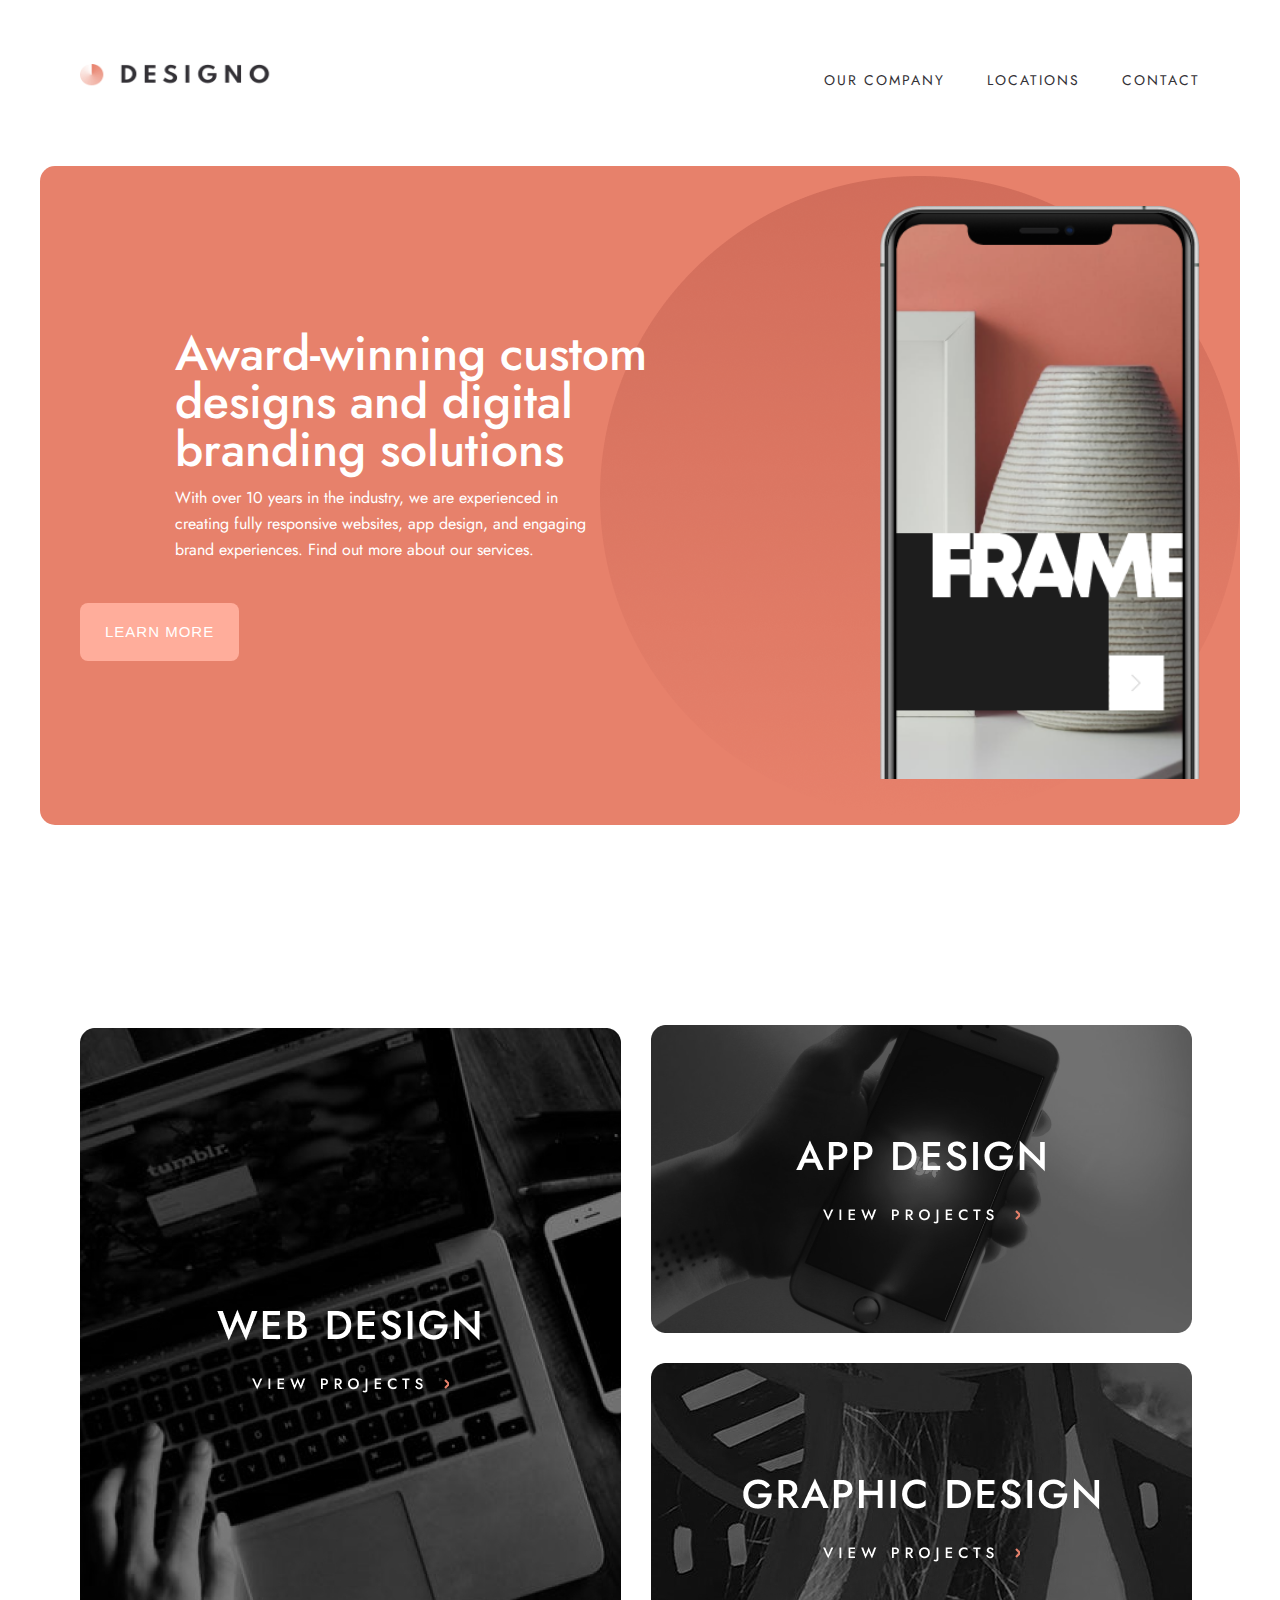
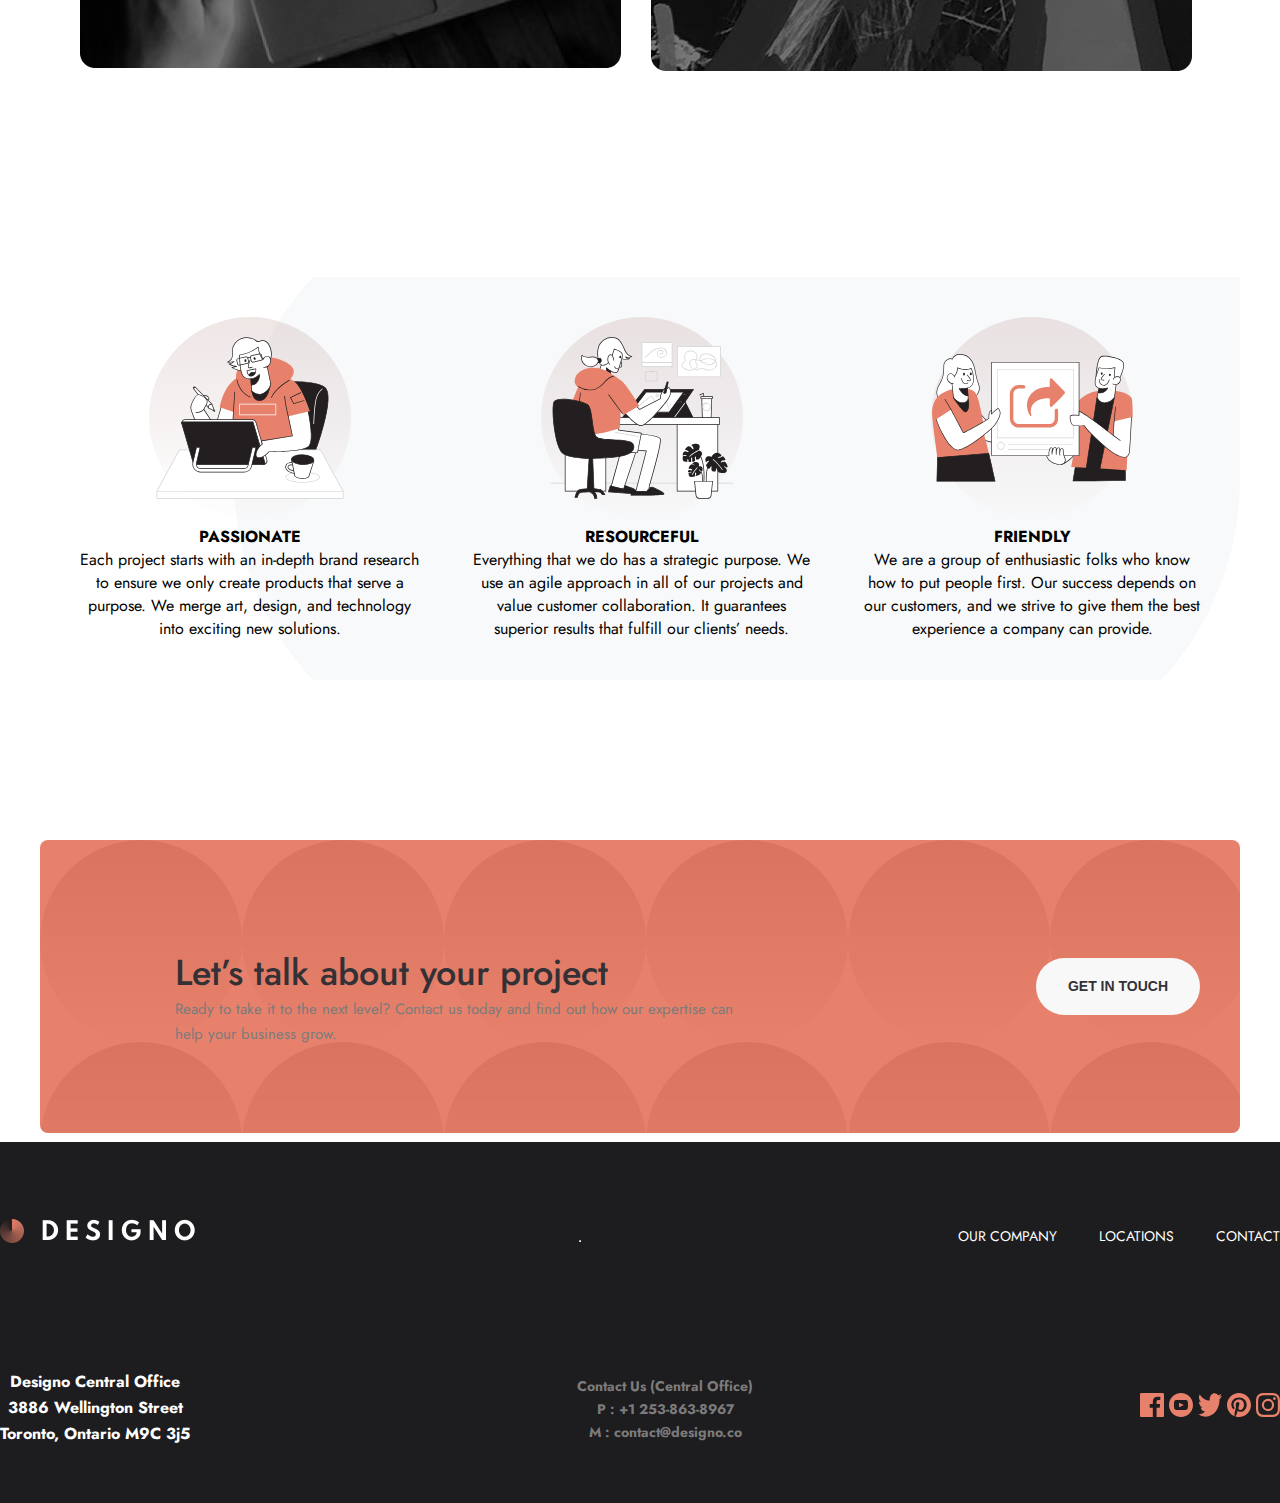
<file: index.html>
<!DOCTYPE html>
<html lang="en">

<head>
    <meta charset="UTF-8">
    <meta name="viewport" content="width=device-width, initial-scale=1.0">
    <title>Designo</title>
    <link rel="stylesheet" href="./css/web-designer.css">
</head>

<body>
    <!-- HEADER QISMI-->
    <header class="header">
        <div class="header-container container">
            <div class="head-left">
                <img src="./images/shared/desktop/logo-dark.png" width="196" height="24" alt="logo logo-dark picture">
            </div>
            <div class="head-right">
                <nav class="nav">
                    <ul>
                        <li><a href="./html/web-designer.html">OUR COMPANY</a></li>
                        <li><a href="./html/locations.html">LOCATIONS</a></li>
                        <li><a href="./html/contact.html">CONTACT</a></li>
                    </ul>
                </nav>
            </div>
            <label for="nav-hide-show" class="bar-label">
                <img width="24" height="20" src="./images/Group.svg" alt="">
            </label>
        </div>
    </header>
    <!-- MAIN QISMI-->
    <main class="main">
        <div class="main-container container">
            <div class="main-left">
                <h1>Award-winning custom <br> designs and digital <br> branding solutions</h1>
                <p>With over 10 years in the industry, we are experienced in <br> creating fully responsive websites,
                    app design, and engaging <br> brand experiences. Find out more about our services.</p>
                <button>LEARN MORE</button>
            </div>
            <div class="main-right">
                <img src="./images/home/desktop/image-hero-phone.png" height="573px" alt="image-hero-phone.png">
            </div>
        </div>
    </main>
    <!-- DEISGN QISMI-->

    <div class="design">
        <div class="container design__container">
            <div class="des-left">
                <img src="./images/home/desktop/image-web-design-large.jpg" width="541" height="640" alt="web-design">
            </div>
            <div class="des-right">
                <div class="des-right__top">
                    <img src="./images/home/desktop/image-app-design.jpg" width="541" height="308"
                        alt="image-app-design">
                </div>
                <div class="des-right__bottom">
                    <img src="./images/home/desktop/image-graphic-design.jpg" width="541" height="308"
                        alt="graphic design">
                </div>
            </div>
        </div>
    </div>


    <!-- ICON QISMI -->
    <div class="icon-container container">
        <div class="icon-left">
            <div class="icon-value">
                <img width="202" src="./images/home/desktop/illustration-passionate.svg" alt="illustration-passionate">
            </div>
            <div class="icon__tittle">
                <h4>PASSIONATE</h4>
                <p>Each project starts with an in-depth brand research <br> to ensure we only create products that serve
                    a
                    <br> purpose. We merge art, design, and technology <br> into exciting new solutions.
                </p>
            </div>
        </div>
        <div class="icon-center">
            <div class="icon-value">
                <img width="202" src="./images/home/desktop/illustration-resourceful.svg"
                    alt="illustration-resourceful">
            </div>
            <div class="icon__tittle">
                <h4>RESOURCEFUL</h4>
                <p>Everything that we do has a strategic purpose. We <br> use an agile approach in all of our projects
                    and
                    <br> value customer collaboration. It guarantees <br> superior results that fulfill our clients’
                    needs.
                </p>
            </div>
        </div>
        <div class="icon-right">
            <div class="icon-value">
                <img width="202" src="./images/home/desktop/illustration-friendly.svg" alt="illustration-friendly">
            </div>
            <div class="icon__tittle">
                <h4>FRIENDLY</h4>
                <p> We are a group of enthusiastic folks who know <br> how to put people first. Our success depends on
                    <br>
                    our customers, and we strive to give them the best <br> experience a company can provide.
                </p>
            </div>
        </div>
    </div>

    <!-- ABOUT QISMI -->
    <div class="about">
        <div class="about-container container">
            <div class="about-left">
                <h4>Let’s talk about your project</h4>
                <p>Ready to take it to the next level? Contact us today and find out how our expertise can help
                    your business grow.</p>
            </div>
            <div class="about-right">
                <button>GET IN TOUCH</button>
            </div>
        </div>
    </div>

    <!-- FOOTER QISMI -->
    <footer class="footer-container container">
        <div class="foot-top">
            <div class="foot-left">
                <img src="./images/shared/desktop/logo-light.png" width="202" height="27px" alt="logo-light">
            </div>
            <hr>

            <div class="foot-right">
                <ul class="nav-list">
                    <li class="nav-item"><a href="#" class="nav-link">OUR COMPANY</a></li>
                    <li class="nav-item"><a href="#" class="nav-link">LOCATIONS</a></li>
                    <li class="nav-item"><a href="#" class="nav-link">CONTACT</a></li>
                </ul>
            </div>
        </div>
        <div class="foot-bottom">
            <div class="footer-left">
                <ul>
                    <li><a href="#">Designo Central Office</a></li>
                    <li><a href="#">3886 Wellington Street</a></li>
                    <li><a href="#">Toronto, Ontario M9C 3j5</a></li>
                </ul>
            </div>
            <div class="footer-center">
                <ul>
                    <li><a href="#">Contact Us (Central Office)</a></li>
                    <li><a href="#">P : +1 253-863-8967</a></li>
                    <li><a href="#">M : contact@designo.co</a></li>
                </ul>
            </div>
            <div class="footer-right">
                <a href="#"><img src="./images/shared/desktop/icon-facebook.svg" width="24" height="24"
                        alt="facebook"></a>
                <a href="#"><img src="./images/shared/desktop/icon-youtube.svg" width="24" height="24"
                        alt="youtube"></a>
                <a href="#"><img src="./images/shared/desktop/icon-twitter.svg" width="24" height="24"
                        alt="twitter"></a>
                <a href="#"><img src="./images/shared/desktop/icon-pinterest.svg" width="24" height="24"
                        alt="pintereset"></a>
                <a href="#"><img src="./images/shared/desktop/icon-instagram.svg" width="24" height="24"
                        alt="instagram"></a>
            </div>
        </div>
    </footer>
</body>

</html>
</file>
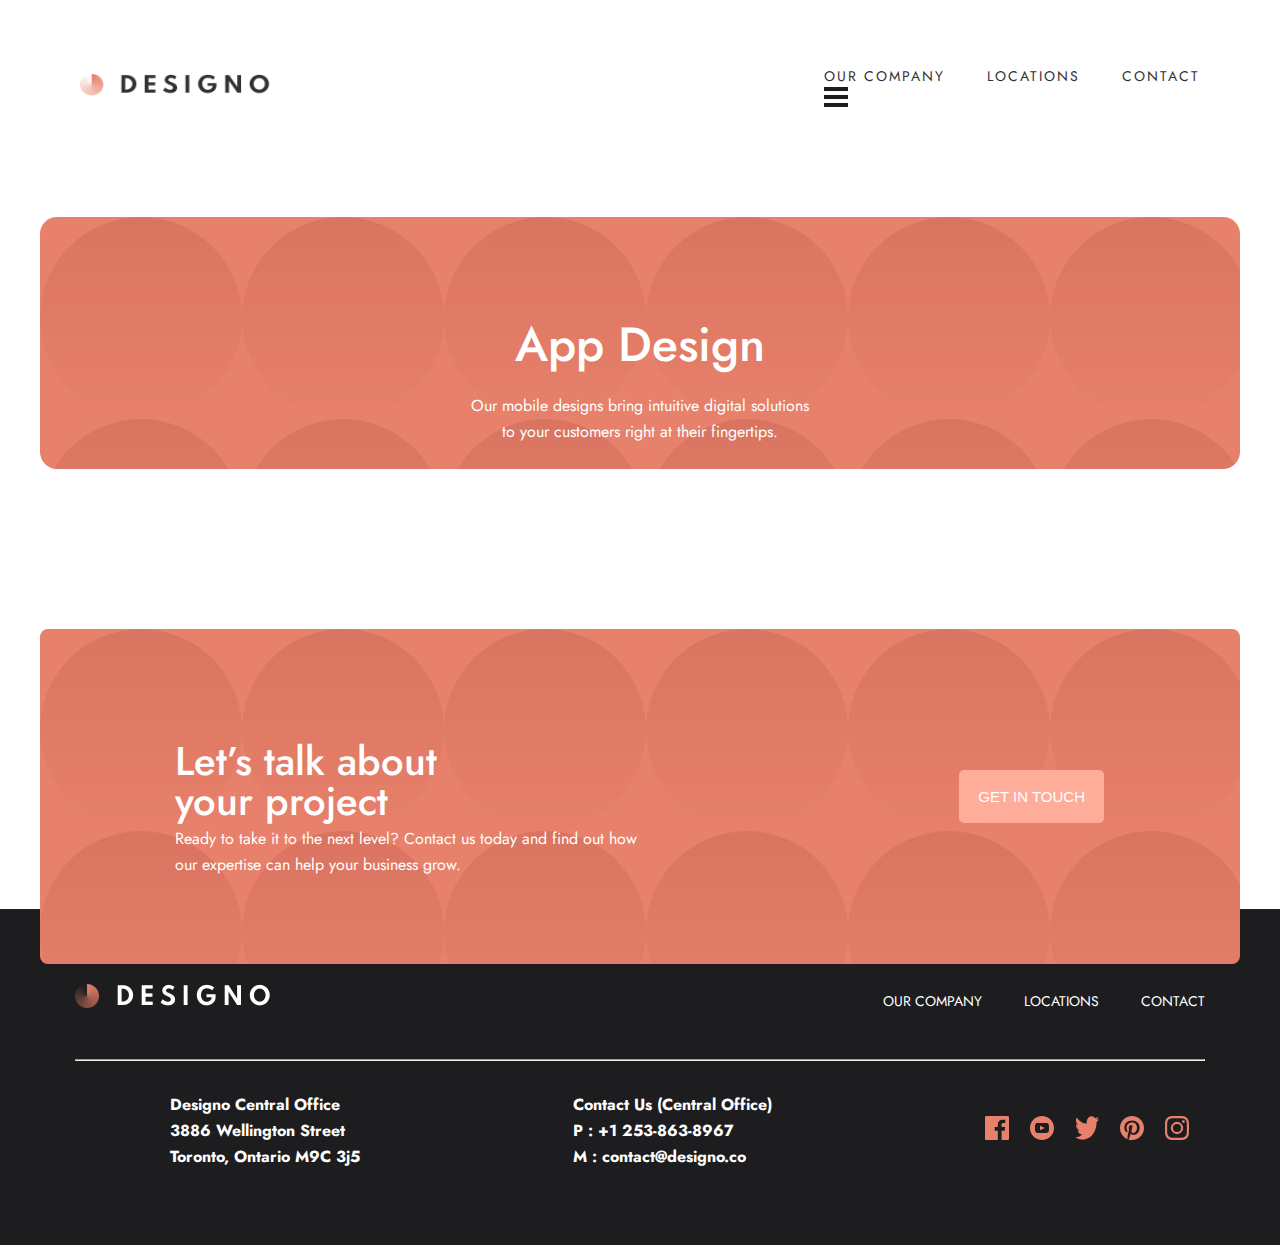
<file: html/app-design.html>
<!DOCTYPE html>
<html lang="en">

<head>
    <meta charset="UTF-8">
    <meta name="viewport" content="width=device-width, initial-scale=1.0">
    <title>App designo</title>
    <link rel="stylesheet" href="../css/app-design.css">
</head>

<body>


    <header class="header">
        <div class="header-container container">
            <div class="head-left">
                <img src="../images/shared/desktop/logo-dark.png" width="196" height="24" alt="logo logo-dark picture">
            </div>
            <div class="head-right">
                <nav class="nav">
                    <ul>
                        <li><a href="../html/graphic-design.html">OUR COMPANY</a></li>
                        <li><a href="../html/locations.html">LOCATIONS</a></li>
                        <li><a href="../html/contact.html">CONTACT</a></li>
                    </ul>
                </nav>
                <label for="nav-hide-show" class="bar-label">
                    <img width="24" height="20" src="../images/Group.svg" alt="">
                </label>
            </div>
        </div>
    </header>

    <div class="hero-container container">
        <h1>App Design</h1>
        <p>Our mobile designs bring intuitive digital solutions <br>
            to your customers right at their fingertips.</p>
    </div>

    <div class="about">
        <div class="about-container container">
            <div class="about-left">
                <h4>Let’s talk about <br> your project</h4>
                <p>Ready to take it to the next level? Contact us today and find out how <br> our expertise can help
                    your business grow.</p>
            </div>
            <div class="about-right">
                <button>GET IN TOUCH</button>
            </div>
        </div>
    </div>

    <footer class="footer-container container">
        <div class="foot-top">
            <div class="foot-left">
                <img src="../images/shared/desktop/logo-light.png" width="202" height="27px" alt="logo-light">
            </div>
            <div class="foot-right">
                <ul class="nav-list">
                    <li class="nav-item"><a href="#" class="nav-link">OUR COMPANY</a></li>
                    <li class="nav-item"><a href="#" class="nav-link">LOCATIONS</a></li>
                    <li class="nav-item"><a href="#" class="nav-link">CONTACT</a></li>
                </ul>
            </div>
        </div>
        <hr>
        <div class="foot-bottom">
            <div class="footer-left">
                <ul>
                    <li><a href="#">Designo Central Office</a></li>
                    <li><a href="#">3886 Wellington Street</a></li>
                    <li><a href="#">Toronto, Ontario M9C 3j5</a></li>
                </ul>
            </div>
            <div class="footer-center">
                <ul>
                    <li><a href="#">Contact Us (Central Office)</a></li>
                    <li><a href="#">P : +1 253-863-8967</a></li>
                    <li><a href="#">M : contact@designo.co</a></li>
                </ul>
            </div>
            <div class="footer-right">
                <a href="#"><img src="../images/shared/desktop/icon-facebook.svg" width="24" height="24"
                        alt="facebook"></a>
                <a href="#"><img src="../images/shared/desktop/icon-youtube.svg" width="24" height="24"
                        alt="youtube"></a>
                <a href="#"><img src="../images/shared/desktop/icon-twitter.svg" width="24" height="24"
                        alt="twitter"></a>
                <a href="#"><img src="../images/shared/desktop/icon-pinterest.svg" width="24" height="24"
                        alt="pintereset"></a>
                <a href="#"><img src="../images/shared/desktop/icon-instagram.svg" width="24" height="24"
                        alt="instagram"></a>
            </div>
        </div>
    </footer>
</body>

</html>
</file>
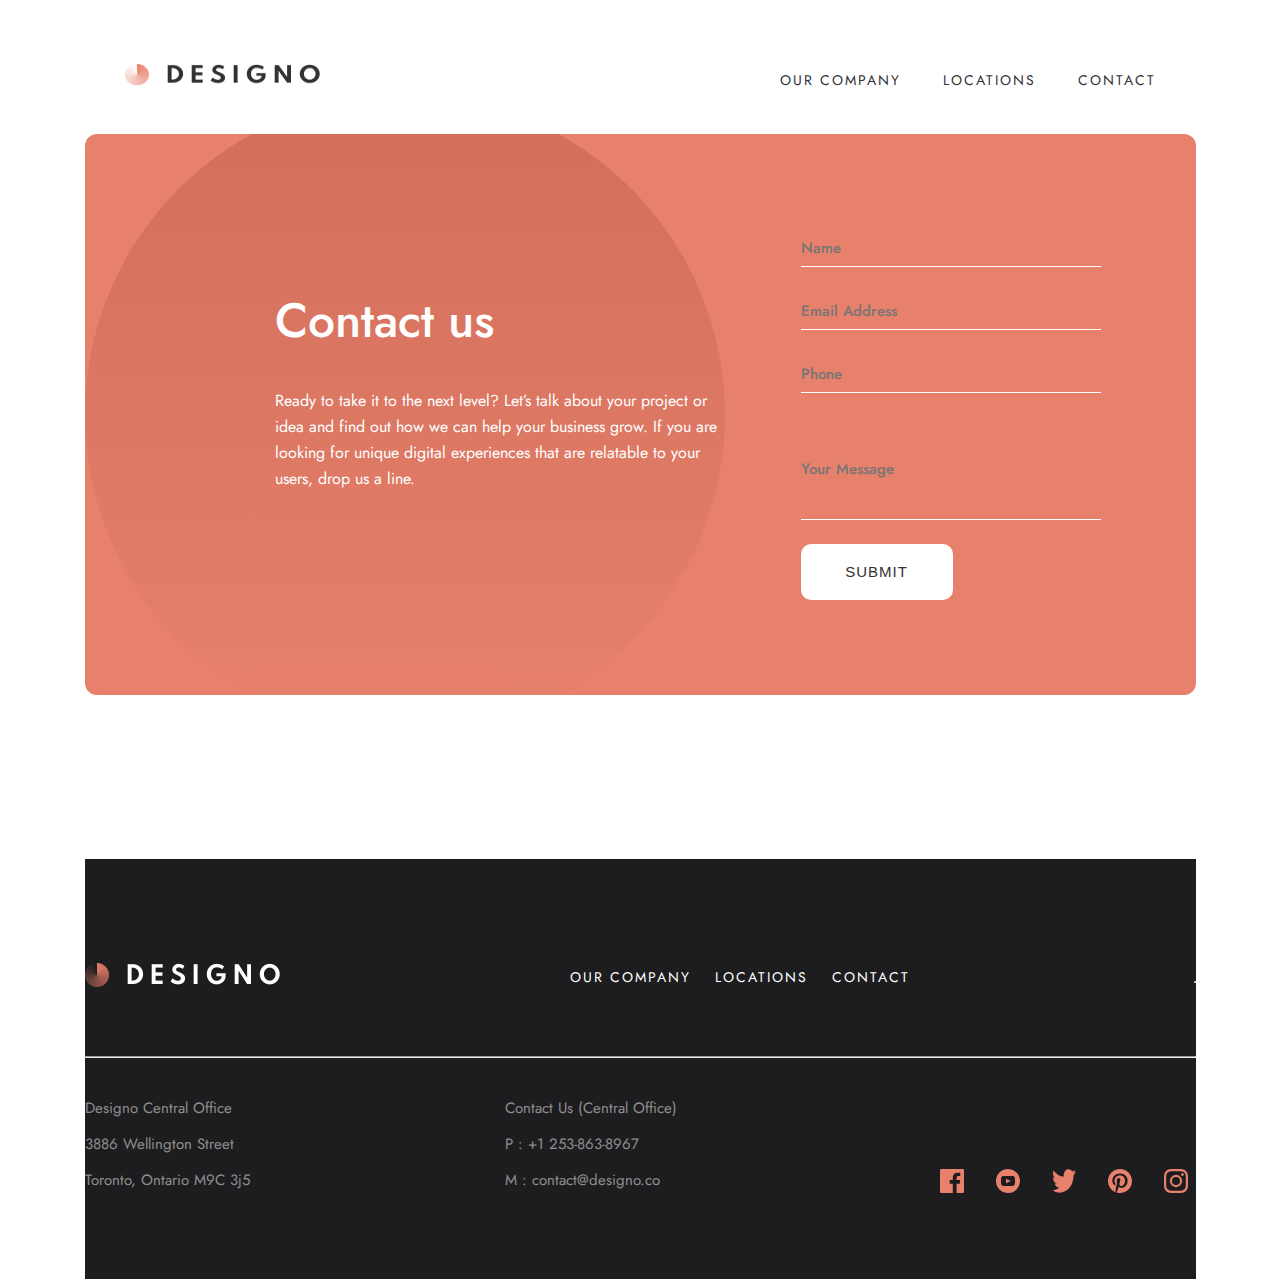
<file: html/contact.html>
<!DOCTYPE html>
<html lang="en">

<head>
    <meta charset="UTF-8">
    <meta name="viewport" content="width=device-width, initial-scale=1.0">
    <title>Contact</title>
    <link rel="stylesheet" href="../css/contact.css">
</head>

<body>
    <!-- HEADER -->
    <header class="header">
        <div class="header-container container">
            <div class="head-left">
                <a href="../index.html"><img src="../images/shared/desktop/logo-dark.png" width="202" height="24"
                        alt="Designo logo"></a>
            </div>
            <div class="head-right">
                <ul>
                    <li><a href="../index.html ">OUR COMPANY</a></li>
                    <li><a href="../html/locations.html">LOCATIONS</a></li>
                    <li><a href="../html/web-designer.html">CONTACT</a></li>
                </ul>
            </div>
            <label for="nav-hide-show" class="bar-label">
                <img width="24" height="20" src="../images/Group.svg" alt="">
            </label>
        </div>
    </header>
    <!-- MAIN -->
    <main class="main">
        <div class="main-container container">
            <div class="main-left">
                <h1>Contact us</h1>
                <p>Ready to take it to the next level? Let’s talk about your project or idea and find out how we can
                    help your business grow. If you are looking for unique digital experiences that are relatable to
                    your users, drop us a line.</p>
            </div>
            <div class="main-right">
                <form>
                    <input class="hero--form__in1" type="text" placeholder="Name">
                    <input class="hero--form__in2" type="email" placeholder="Email Address">
                    <input class="hero--form__in3" type="tel" placeholder="Phone">
                    <input class="hero--form__in4" type="text" placeholder="Your Message">

                </form>

                <div class="main-form">
                    <button type="submit">SUBMIT</button>
                </div>
            </div>
        </div>
        <!-- FOOTER QISMI -->
        <footer class="footer-container container">
            <div class="foot-top">
                <div class="foot-left">
                    <img src="../images/shared/desktop/logo-light.png" width="202" height="27px"
                        alt="Designo light logo">
                </div>
                <div class="foot-right">
                    <ul class="nav-list">
                        <li class="nav-item"><a href="#" class="nav-link">OUR COMPANY</a></li>
                        <li class="nav-item"><a href="#" class="nav-link">LOCATIONS</a></li>
                        <li class="nav-item"><a href="#" class="nav-link">CONTACT</a></li>
                    </ul>
                </div>
                <hr>
            </div>
            <hr>
            <div class="foot-bottom">
                <div class="footer-left">
                    <ul>
                        <li><a href="#">Designo Central Office</a></li>
                        <li><a href="#">3886 Wellington Street</a></li>
                        <li><a href="#">Toronto, Ontario M9C 3j5</a></li>
                    </ul>
                </div>
                <div class="footer-center">
                    <ul>
                        <li><a href="#">Contact Us (Central Office)</a></li>
                        <li><a href="#">P : +1 253-863-8967</a></li>
                        <li><a href="#">M : contact@designo.co</a></li>
                    </ul>
                </div>
                <div class="footer-right">
                    <a href="#"><img src="../images/shared/desktop/icon-facebook.svg" width="24" height="24"alt="Facebook"></a>
                    <a href="#"><img src="../images/shared/desktop/icon-youtube.svg" width="24" height="24"alt="YouTube"></a>
                    <a href="#"><img src="../images/shared/desktop/icon-twitter.svg" width="24" height="24"alt="Twitter"></a>
                    <a href="#"><img src="../images/shared/desktop/icon-pinterest.svg" width="24" height="24"alt="Pinterest"></a>
                    <a href="#"><img src="../images/shared/desktop/icon-instagram.svg" width="24" height="24"alt="Instagram"></a>
                </div>
            </div>
        </footer>
</body>

</html>
</file>
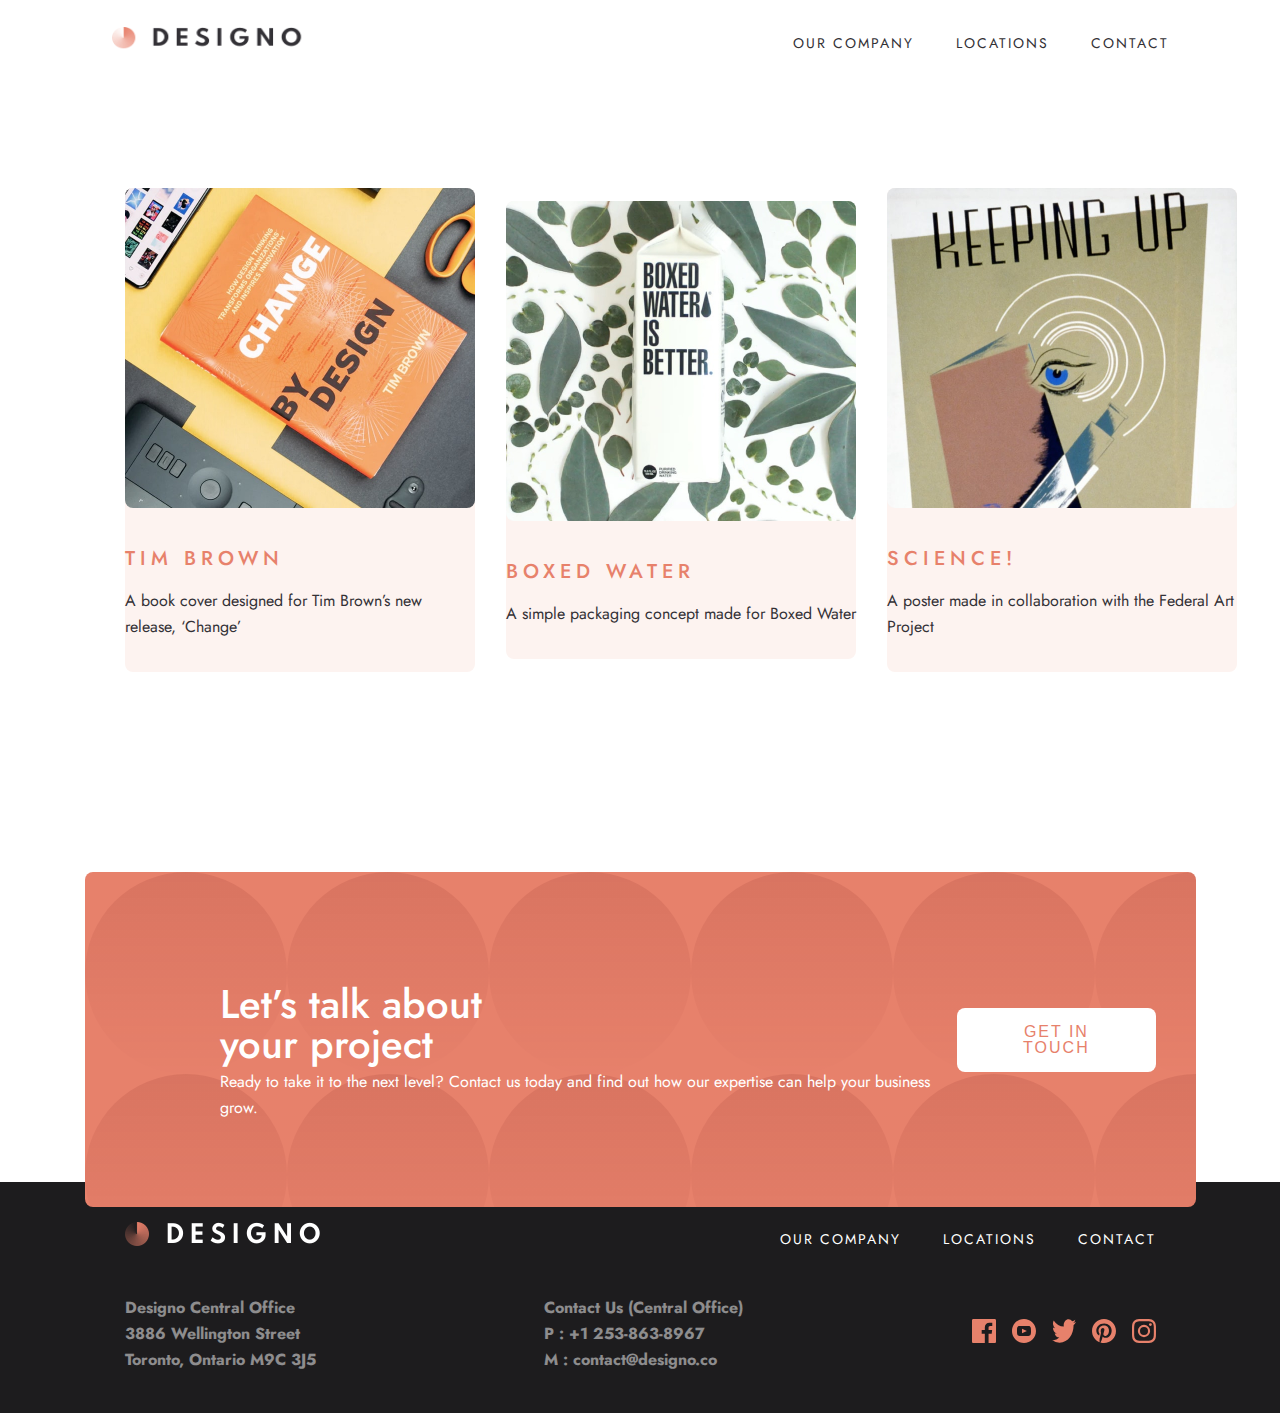
<file: html/graphic-design.html>
<!DOCTYPE html>
<html lang="en">

<head>
    <meta charset="UTF-8">
    <meta name="viewport" content="width=device-width, initial-scale=1.0">
    <title>Grafic Designo</title>
    <link rel="stylesheet" href="../css/graphic-design.css">
</head>

<body>
    <!-- HEADER QISMI-->
    <header class="header">
        <div class="header-container container">
            <div class="head-left">
                <img src="../images/shared/desktop/logo-dark.png" width="196" height="24" alt="logo logo-dark picture">
            </div>
            <nav class="nav">
                <ul>
                    <li><a class="nav--list-item" href="../html/web-designer.html">OUR COMPANY</a></li>
                    <li><a class="nav--list-item" href="../html/locations.html">LOCATIONS</a></li>
                    <li><a class="nav--list-item" href="../html/app-design.html">CONTACT</a></li>
                </ul>
            </nav>
            <label for="nav-hide-show" class="bar-label">
                <img width="24" height="20" src="../images/Group.svg" alt="">
            </label>
        </div>
        <div class="hero-container container">
            <div class="hero-shop">
                <div class="hero--shop">
                    <img src="../images/graphic-design/desktop/image-change.jpg" width="350" height="320"
                        alt="image-change">
                </div>
                <div class="hero-shop__tittle">

                    <h5>TIM BROWN</h5>
                    <p>A book cover designed for Tim Brown’s new release, ‘Change’</p>
                </div>
            </div>
            <div class="hero-shop">
                <div class="hero--shop">
                    <img src="../images/graphic-design/desktop/image-boxed-water.jpg" width="350" height="320"
                        alt="image-boxed-water">
                </div>
                <div class="hero-shop__tittle">

                    <h5>BOXED WATER</h5>
                    <p>A simple packaging concept made for Boxed Water</p>
                </div>
            </div>
            <div class="hero-shop">
                <div class="hero--shop">
                    <img src="../images/graphic-design/desktop/image-science.jpg" width="350" height="320"
                        alt="image-science">
                </div>
                <div class="hero-shop__tittle">

                    <h5>SCIENCE!</h5>
                    <p>A poster made in collaboration with the Federal Art Project</p>
                </div>
            </div>
        </div>
    </header>

    <!-- ABOUT US QISMI -->
    <div class="about">
        <div class="about-container container">
            <div class="about-left">
                <h4>Let’s talk about <br> your project</h4>
                <p>Ready to take it to the next level? Contact us today and find out how our expertise can help
                    your business grow.</p>
            </div>
            <div class="about-right">
                <button>GET IN TOUCH</button>
            </div>
        </div>
    </div>

    <!-- FOOTER QISMI -->
    <footer class="footer">
        <div class="footer__container container">
            <div class="footer--top">
                <div class="footer-top__img">
                    <img src="../images/shared/desktop/logo-light.png" width="202" height="27px"
                        alt="Designo Light Logo">
                </div>
                <nav class="nav1">
                    <ul>
                        <li><a href="#">OUR COMPANY</a></li>
                        <li><a href="#">LOCATIONS</a></li>
                        <li><a href="#">CONTACT</a></li>
                    </ul>
                </nav>
            </div>


            <div class="foot-bottom">
                <div class="footer-left">
                    <ul>
                        <li><a href="#">Designo Central Office</a></li>
                        <li><a href="#">3886 Wellington Street</a></li>
                        <li><a href="#">Toronto, Ontario M9C 3J5</a></li>
                    </ul>
                </div>
                <div class="footer-center">
                    <ul>
                        <li><a href="#">Contact Us (Central Office)</a></li>
                        <li><a href="#">P : +1 253-863-8967</a></li>
                        <li><a href="#">M : contact@designo.co</a></li>
                    </ul>
                </div>
                <div class="footer-right">
                    <a href="#"><img src="../images/shared/desktop/icon-facebook.svg" width="24" height="24"
                            alt="Facebook"></a>
                    <a href="#"><img src="../images/shared/desktop/icon-youtube.svg" width="24" height="24"
                            alt="YouTube"></a>
                    <a href="#"><img src="../images/shared/desktop/icon-twitter.svg" width="24" height="24"
                            alt="Twitter"></a>
                    <a href="#"><img src="../images/shared/desktop/icon-pinterest.svg" width="24" height="24"
                            alt="Pinterest"></a>
                    <a href="#"><img src="../images/shared/desktop/icon-instagram.svg" width="24" height="24"
                            alt="Instagram"></a>
                </div>
            </div>
        </div>
    </footer>
</body>

</html>
</file>
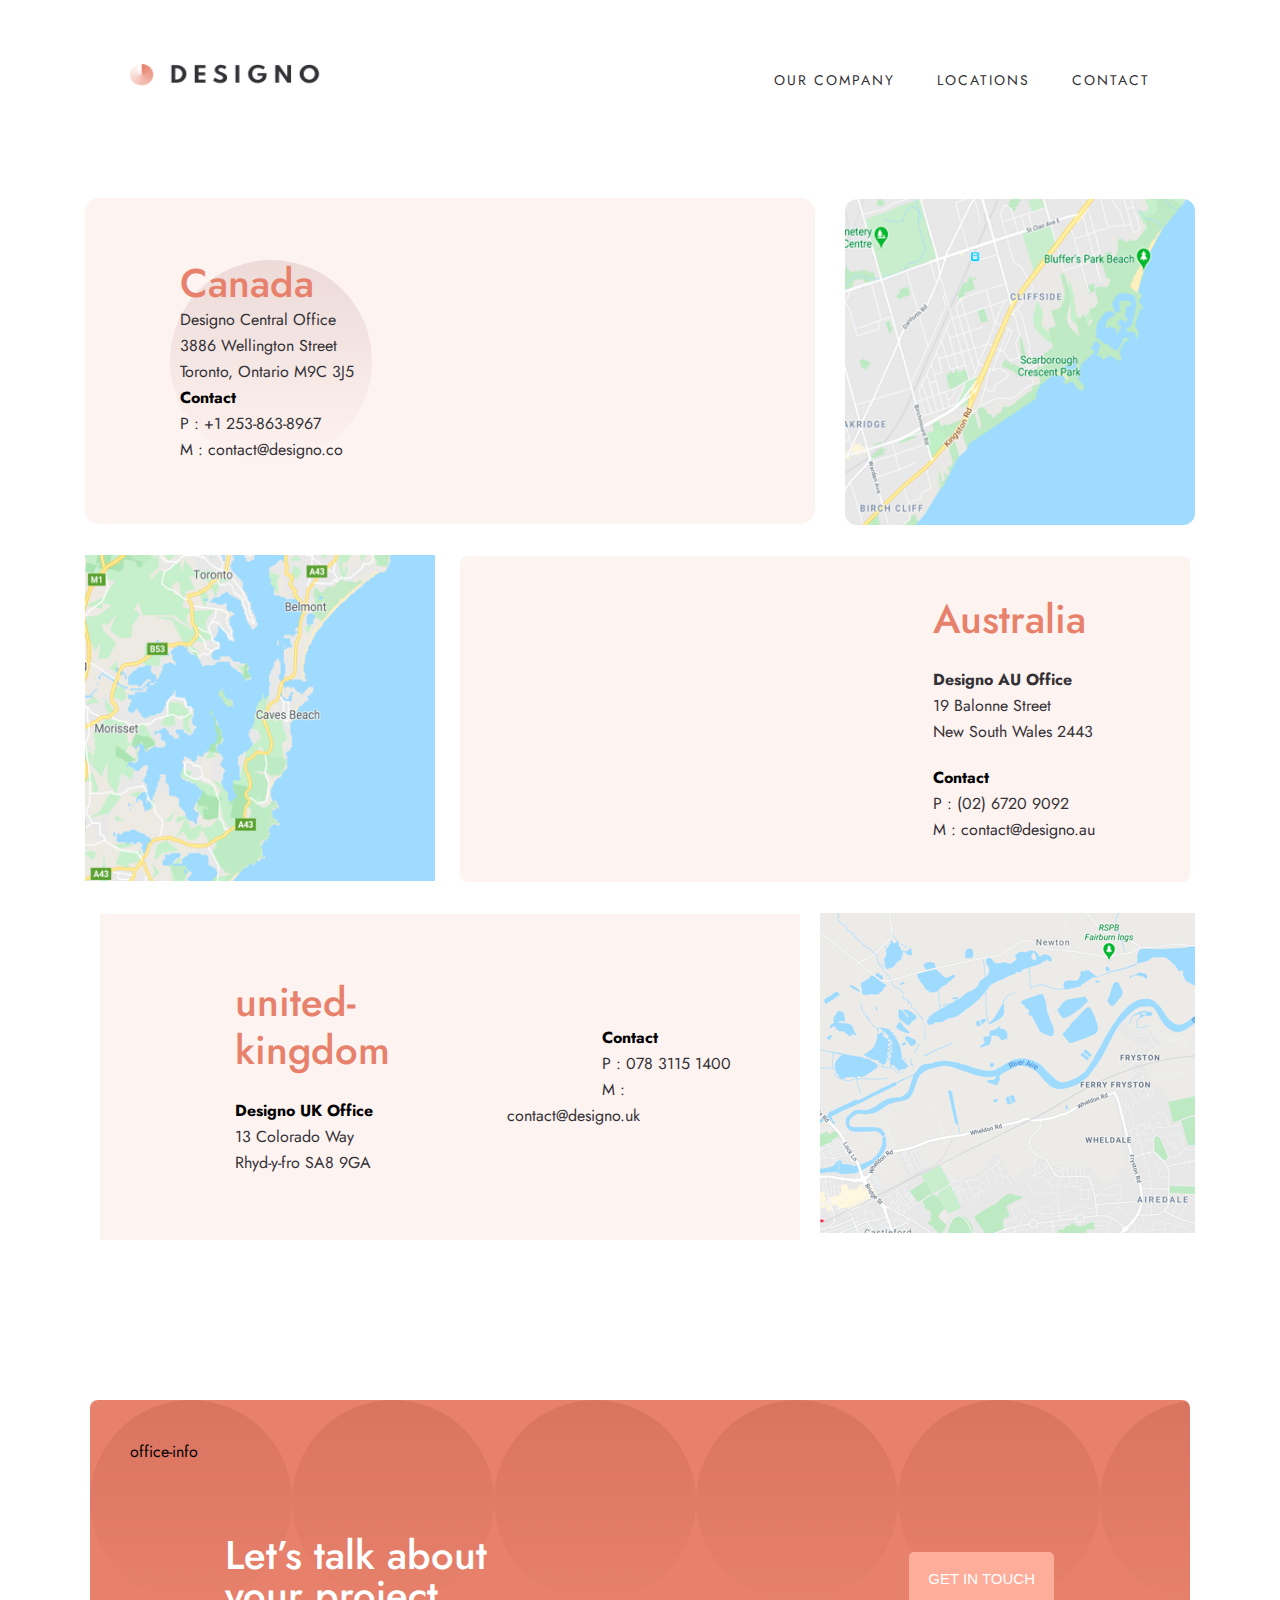
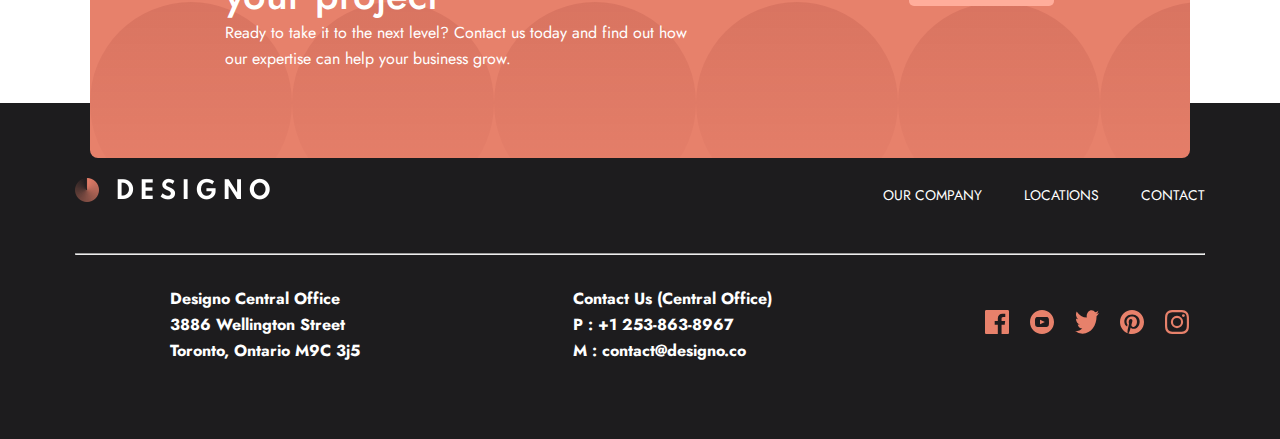
<file: html/locations.html>
<!DOCTYPE html>
<html lang="en">

<head>
  <meta charset="UTF-8" />
  <meta name="viewport" content="width=device-width, initial-scale=1.0" />
  <title>Location</title>
  <link rel="stylesheet" href="../css/locations.css" />
</head>

<body>
  <!-- HEADER QISMI-->
  <header class="header">
    <div class="header-container container">
      <div class="head-left">
        <a href="../index.html"><img src="../images/shared/desktop/logo-dark.png" width="196" height="24"
            alt="logo logo-dark picture" /></a>
      </div>
      <div class="head-right">
        <nav class="nav">
        <ul>
          <li><a href="../html/web-designer.html">OUR COMPANY</a></li>
          <li><a href="../html/app-design.html">LOCATIONS</a></li>
          <li><a href="../html/contact.html">CONTACT</a></li>
        </ul>
      </nav>
      <label for="nav-hide-show" class="bar-label">
        <img src="../images/Group.svg"width="24" height="20" alt="">
      </label>
      </div>
    </div>
  </header>


  <!-- MAIN QISMI -->
  <main class="container main-container flow">
    <div class="contact--top">
      <div class="main-left">
        <h2>Canada</h2>
        <ul>
          <li><a class="main-forcup" href="#">Designo Central Office</a></li>
          <li><a href="#">3886 Wellington Street</a></li>
          <li><a href="#">Toronto, Ontario M9C 3J5</a></li>
        </ul>
      </div>
      <div class="main-center">
        <h3>Contact</h3>
        <ul>
          <li><a href="#">P : +1 253-863-8967</a></li>
          <li><a href="#">M : contact@designo.co</a></li>
        </ul>
      </div>
    </div>
    <div class="main-right">
      <img src="../images/locations/desktop/image-map-canada.png" width="350" height="326" alt="canada" />
    </div>
  </main>


  <!-- CONTACT US QISMI -->
  <div class="contact-container container">
    <div class="map-section">
      <img src="../images/locations/desktop/image-map-australia.png" width="350" height="326" alt="Map of Australia" />
    </div>

    <div class="contact--bot">

      <div class="drop-info">
        <h2>Australia</h2>
        <h3>Designo AU Office </h3>
        <ul>
          <li><a href="#">19 Balonne Street</a></li>
          <li><a href="#">New South Wales 2443</a></li>
        </ul>
      </div>
      <div class="contact-info">
        <h3>Contact</h3>
        <ul>
          <li><a href="#">P : (02) 6720 9092</a></li>
          <li><a href="#">M : contact@designo.au</a></li>
        </ul>
      </div>
    </div>
  </div>


  <!-- HERO QISMI -->
  <div class="hero-container container">
    <div class="hero-left">
      <h2>united-kingdom</h2>
      <h4>Designo UK Office</h4>
      <ul>
        <li><a href="#">13 Colorado Way</a></li>
        <li><a href="#">Rhyd-y-fro SA8 9GA</a></li>
      </ul>
    </div>
    <div class="hero-center">
      <h4>Contact</h4>
      <ul>
        <li><a href="#">P : 078 3115 1400</a></li>
        <li><a href="#">M : contact@designo.uk</a></li>
      </ul>
    </div>
    <div class="hero-right">
      <img src="../images/locations/desktop/image-map-united-kingdom.png" alt="united-kingdom" />
    </div>
  </div>


  <!-- ABOUT QISMI -->
  <div class="about">
    <div class="about-container container">
      <div class="about-left">
        office-info
        <h4>
          Let’s talk about <br />
          your project
        </h4>
        <p>
          Ready to take it to the next level? Contact us today and find out
          how <br />
          our expertise can help your business grow.
        </p>
      </div>
      <div class="about-right">
        <button>GET IN TOUCH</button>
      </div>
    </div>
  </div>


  <!-- FOOTER QISMI-->
  <footer class="footer-container container">
    <div class="foot-top">
      <div class="foot-left">
        <img src="../images/shared/desktop/logo-light.png" width="202" height="27px" alt="logo-light" />
      </div>
      <div class="foot-right">
        <ul class="nav-list">
          <li class="nav-item">
            <a href="#" class="nav-link">OUR COMPANY</a>
          </li>
          <li class="nav-item">
            <a href="#" class="nav-link">LOCATIONS</a>
          </li>
          <li class="nav-item"><a href="#" class="nav-link">CONTACT</a></li>
        </ul>
      </div>
    </div>
    <hr/>
    <div class="foot-bottom">
      <div class="footer-left">
        <ul>
          <li><a href="#">Designo Central Office</a></li>
          <li><a href="#">3886 Wellington Street</a></li>
          <li><a href="#">Toronto, Ontario M9C 3j5</a></li>
        </ul>
      </div>
      <div class="footer-center">
        <ul>
          <li><a href="#">Contact Us (Central Office)</a></li>
          <li><a href="#">P : +1 253-863-8967</a></li>
          <li><a href="#">M : contact@designo.co</a></li>
        </ul>
      </div>
      <div class="footer-right">
        <a href="#"><img src="../images/shared/desktop/icon-facebook.svg" width="24" height="24" alt="facebook" /></a>
        <a href="#"><img src="../images/shared/desktop/icon-youtube.svg" width="24" height="24" alt="youtube" /></a>
        <a href="#"><img src="../images/shared/desktop/icon-twitter.svg" width="24" height="24" alt="twitter" /></a>
        <a href="#"><img src="../images/shared/desktop/icon-pinterest.svg" width="24" height="24"
            alt="pintereset" /></a>
        <a href="#"><img src="../images/shared/desktop/icon-instagram.svg" width="24" height="24" alt="instagram" /></a>
      </div>
    </div>
  </footer>


</body>

</html>
</file>
<file: css/web-designer.css>
@import "../css/fonts.css";
@import "../css/global.css";

a {
  transition: color 0.3s, transform 0.3s;
}

a:hover {
  color: #004d40;
  transform: scale(1.1);
}



button {
  transition: background-color 0.3s, transform 0.3s;
}

button:hover {
  background-color: #004d40;
  transform: scale(1.1);
}

button:hover {
  background-color: #f0ad9c;
}

button:active {
  background-color: rgb(235, 195, 195);

}






a {
  text-decoration: none;
}

li {
  list-style: none;
}

/* HEADER QISMI */
.header-container {
  display: flex;
  align-items: center;
  justify-content: space-between;
  padding-top: 64px;
  margin-bottom: 20px;
}

.head-right ul {
  display: flex;
  align-items: center;
  justify-content: space-between;
  gap: 42px;
}

.head-right a {
  font-size: 14px;
  font-weight: 400;
  line-height: 14px;
  letter-spacing: 2px;
  color: #333136;
}

/* MAIN 1 QISMI */
.main-container {
  display: flex;
  align-items: center;
  text-align: center;
}

.main-picture {
  width: 280px;
}

.main-picture h4 {
  font-size: 24px;
  font-weight: 700;
  color: #333136;
  margin-bottom: 16px;
}

.main-picture p {
  font-size: 15px;
  line-height: 25px;
  color: #7b7b7b;
}

/* DESIGN QISMI */
.design {
  margin-top: 160px;
  margin-bottom: 160px;
}

.design__container {
  display: flex;
  align-items: center;
  gap: 30px;
}

.des-right {
  display: flex;
  align-items: center;
  flex-direction: column;
  gap: 24px;
}

/* MAIN QISMI */
.main {
  margin-top: 32px;
  margin-bottom: 160px;
}

.main__container {
  display: flex;
  align-items: center;
  gap: 30px;
}

.main_tittle {
  background-color: #FDF3F0;
  text-align: center;
  padding-top: 32px;
  padding-bottom: 32px;
}

.main_tittle h4 {
  font-size: 20px;
  font-weight: 500;
  line-height: 26px;
  letter-spacing: 5px;
  color: #E7816B;
  margin-bottom: 16px;
}

.main-left {
  text-align: left;
}

.main_tittle {
  font-size: 16px;
  font-weight: 400;
  line-height: 26px;
  color: #333136;
}

/* ABOUT QISMI */
.about {
  margin: 64px 0;
}

.about-container {
  display: flex;
  justify-content: space-between;
}

.about-left {
  width: 60%;
}

.about-right {
  display: flex;
  justify-content: center;
  align-items: center;
}

.about-left h4 {
  font-size: 36px;
  color: #333136;
}

.about-left p {
  font-size: 15px;
  line-height: 25px;
  color: #7b7b7b;
}

.about-right button {
  background: #f8f8f8;
  border: none;
  padding: 18px 32px;
  font-size: 14px;
  font-weight: 700;
  color: #333136;
  border-radius: 30px;
  cursor: pointer;
}

/* FOOTER QISMI */
.footer-container {
  padding: 56px 0;
  text-align: center;
}

.foot-top {
  display: flex;
  justify-content: space-between;
  align-items: center;
  margin-bottom: 56px;
}

.foot-left ul,
.footer-center ul {
  display: flex;
  flex-direction: column;
  align-items: center;
}

.foot-left a,
.footer-center a {
  font-size: 14px;
  line-height: 20px;
  color: #7b7b7b;
}

.foot-bottom {
  display: flex;
  justify-content: space-between;
  padding-top: 40px;
}

/* RESPONSIVE DIZAYN BOLIMI */

.bar-label {
  display: none;
}

.nav ul {
  transition: all 0.1s;
}

.icon-svg{
  display: none;
}

@media screen and (max-width: 900px) {
  .header {
    display: grid;
    place-items: center;
  }

  .header-container {
    display: flex;
    align-items: center;
    gap: 117px;
    text-align: center;
  }

  .nav a{
    font-size: 10px;
    font-weight: 500;
    line-height: 20px;

  }

  .main-container {
    display: flex;
    align-items: center;
    flex-direction: column;
    justify-content: center;
  }

  .main-left {
    text-align: center;
    margin-bottom: 69px;
  }

  .main-left button {
    padding: 16px 25px;
    background-color: white;
    font-size: 15px;
    font-weight: 500;
    line-height: 21.68px;
    letter-spacing: 1px;
    color: #333136;
  }

  .main-right img {
    width: 284px;
    height: 300px;
  }

  .main-container h1 {
    margin-bottom: 8px;
    text-align: center;
    font-size: 48px;
    font-weight: 500;
    line-height: 48px;
  }

  .design__container {
    display: flex;
    align-items: center;
    flex-direction: column;
    justify-content: center;
  }

  .design__container img {
    width: 650px;
    height: 300px;
  }

  .des-right {
    display: flex;
    align-items: center;
    flex-direction: column;
    gap: 24px;
  }



  .icon-container {
    display: flex;
    align-items: center;
    flex-direction: column;
    justify-content: center;
    gap: 32px;
  }

  .icon-left {
    display: flex;
    align-items: center;
    text-align: left;
    gap: 48px;
  }

  .icon-center {
    display: flex;
    align-items: center;
    text-align: left;
    gap: 48px;
  }

  .icon-right {
    display: flex;
    align-items: center;
    text-align: left;
    gap: 48px;
  }

  .about-container {
    display: flex;
    text-align: center;
    align-items: center;
    flex-direction: column;
  }

  .footer-right {
    display: flex;
    align-items: center;

  }

  .footer-left a {
    color: #7b7b7b;

  }
}

@media screen and (max-width: 689px) {
  .header {
    display: grid;
    place-items: center;
  }

  .header-container {
    display: flex;
    align-items: center;
    gap: 117px;
    text-align: center;
  }

  .nav {
    font-size: 10px;
    font-weight: 500;
    line-height: 20px;

  }

  .main-container {
    display: flex;
    align-items: center;
    flex-direction: column;
    justify-content: center;
  }

  .main-left {
    text-align: center;
    margin-bottom: 69px;
  }

  .main-left button {
    padding: 16px 25px;
    background-color: white;
    font-size: 15px;
    font-weight: 500;
    line-height: 21.68px;
    letter-spacing: 1px;
    color: #333136;
  }

  .main-right img {
    width: 284px;
    height: 300px;
  }

  .main-container h1 {
    margin-bottom: 8px;
    text-align: center;
    font-size: 48px;
    font-weight: 500;
    line-height: 48px;
  }

  .design__container {
    display: flex;
    align-items: center;
    flex-direction: column;
    justify-content: center;
  }

  .design__container img {
    width: 650px;
    height: 300px;
  }

  .des-right {
    display: flex;
    align-items: center;
    flex-direction: column;
    gap: 24px;
  }



  .icon-container {
    display: flex;
    align-items: center;
    flex-direction: column;
    justify-content: center;
    gap: 32px;
  }

  .icon-left {
    display: flex;
    align-items: center;
    text-align: left;
    gap: 48px;
  }

  .icon-center {
    display: flex;
    align-items: center;
    text-align: left;
    gap: 48px;
  }

  .icon-right {
    display: flex;
    align-items: center;
    text-align: left;
    gap: 48px;
  }

  .about-container {
    display: flex;
    text-align: center;
    align-items: center;
    flex-direction: column;
  }

  .footer-right {
    display: flex;
    align-items: center;

  }

  .footer-left a {
    color: #7b7b7b;

  }
}

@media screen and (max-width: 576px) {
  .bar-hide-show {
    display: block;
  }

  .main-container {
    display: flex;
    gap: 80px;
    align-items: center;
    flex-direction: column;
  }

  .main-right img {
    width: 220px;
    height: 250px;
  }

  h1 {
    font-size: 32px;
    font-weight: 500;
    line-height: 36px;
  }

  .design__container img {
    width: 327px;
    height: 250px;
  }


  .nav a {
    display: block;
  }

  .bar-label {
    display: block;
  }

  .bar-label:checked+.nav a {
    display: block;
  }


  .nav {
    position: relative;
  }

  .nav ul {
    background-color: #EDF7FA;
    flex-direction: column;
    position: absolute;
    width: 40vw;
    right: -140px;
    bottom: 2px;
    top: 15px;
    justify-content: center;
    border-radius: 5px;
    height: 30vh;
    backdrop-filter: blur(10px);
    z-index: 1000;
    background-color: rgba(214, 212, 212, 0.5);
  }



  .icon-container {
    display: flex;
    flex-direction: column;
    align-items: center;
    gap: 80px;
  }

  .icon-left {
    display: flex;
    align-items: center;
    flex-direction: column;
    justify-content: center;
  }

  .icon__tittle {
    text-align: center;
    display: flex;
    align-items: center;
    flex-direction: column;
    justify-content: center;
  }

  .icon-center {
    display: flex;
    align-items: center;
    flex-direction: column;
    justify-content: center;
  }

  .icon-right {
    display: flex;
    align-items: center;
    flex-direction: column;
    justify-content: center;
  }

  .about-container {
    display: flex;
    align-items: center;
    justify-content: center;
    gap: 32px;
    text-align: center;
  }

  .about-left {
    display: flex;
    align-items: center;
    justify-content: center;
    flex-direction: column;
  }

  .about-right {
    position: relative;
    display: flex;
    justify-content: center;
  }

  .about-left p {
    width: 279px;
    height: 75px;
    font-size: 15px;
    font-weight: 400;
    line-height: 25px;
    color: #FFFFFF;
  }

  .about-right button {
    position: absolute;
    left: -35px;
    width: 152px;
    height: 56px;
    font-size: 10px;
    font-weight: 700;
    color: #333136;
    padding: 18px 40px;
  }


  .footer-container {
    display: flex;
    align-items: center;
    flex-direction: column;
    gap: 32px;
  }

  .foot-top {
    display: flex;
    align-items: center;
    flex-direction: column;
    gap: 32px;
  }
  .nav-list {
    display: flex;
    align-items: center;
    flex-direction: column;
    gap: 32px;
    margin-bottom: 32px;
  }

  .foot-bottom {
    display: flex;
    align-items: center;
    gap: 40px;
    flex-direction: column;
  }

  .footer-right {
    display: flex;
    gap: 16px;
    align-items: center;
  }
}
</file>
<file: css/app-design.css>
@import "./fonts.css";
@import "./global.css";

* {
  margin: 0;
  padding: 0;
  box-sizing: border-box;
}

body {
  font-family: "Jost", sans-serif;
}


a {
  transition: color 0.3s, transform 0.3s;
}

a:hover {
  color: #004d40;
  transform: scale(1.1);
}



button {
  transition: background-color 0.3s, transform 0.3s;
}

button:hover {
  background-color: #004d40;
  transform: scale(1.1);
}

button:hover {
  background-color: #f0ad9c;
}

button:active {
  background-color: rgb(235, 195, 195);

}

img:hover {
  animation: bounce 1s infinite;
}

@keyframes bounce {

  0%,
  20%,
  50%,
  80%,
  100% {
    transform: translateY(0);
  }

  40% {
    transform: translateY(-30px);
  }

  60% {
    transform: translateY(-15px);
  }
}

li {
  list-style: none;
}

a {
  text-decoration: none;
}

a::after {
  transform: scaleX(0);
  transition: transform 0.5s ease;
}

a:active {
  font-size: 12px;
  color: cyan;
}

a:hover {
  transform: scaleZ(0.5s);
  color: gold;
}

.container {
  max-width: 1200px;
  width: 100%;
  margin: 0 auto;
}

.header-container {
  display: flex;
  align-items: center;
  justify-content: space-between;
  padding-top: 64px;
  margin-bottom: 64px;
  flex-wrap: wrap;
}

.head-right ul {
  display: flex;
  align-items: center;
  justify-content: space-between;
  gap: 42px;
  flex-wrap: wrap;
}

.head-right a {
  font-size: 14px;
  font-weight: 400;
  line-height: 14px;
  letter-spacing: 2px;
  color: #333136;
}

.hero-container {
  text-align: center;
  margin-bottom: 160px;
  background-color: #e7816b;
  height: 252px;
  border-radius: 17px;
  background-image: url(../images/home/desktop/Oval-Copy.svg);
}

.hero-container p {
  font-size: 16px;
  font-weight: 400;
  line-height: 26px;
  color: #FFFFFF;
}

.hero-container h1 {
  padding-top: 64px;
  font-size: 48px;
  font-weight: 500;
  line-height: 48px;
  color: #ffffff;
  margin-bottom: 24px;
}

.about {
  position: relative;
}

.about-container {
  display: flex;
  align-items: center;
  justify-content: space-between;
  background-color: #e7816b;
  background-image: url(../images/home/desktop/Oval-Copy.svg);
  border-radius: 8px;
  margin-bottom: -55px;
}

.about-left h4 {
  font-size: 40px;
  font-weight: 500;
  line-height: 40px;
  margin-bottom: 5px;
  margin-top: 72px;
  margin-left: 95px;
  color: #ffffff;
}

.about-left p {
  font-size: 16px;
  font-weight: 400;
  line-height: 26px;
  margin-bottom: 46px;
  margin-left: 95px;
  color: #ffffff;
}

.about-right button {
  padding: 16px 19px;
  border: none;
  background-color: #ffad9b;
  color: white;
  margin-right: 96px;
  border-radius: 5px;
  font-size: 15px;
  font-weight: 500;
  line-height: 21.68px;
  cursor: pointer;
  transition: all 0.5s;
}

.footer-container {
  max-width: 1440px;
  background-color: #1d1c1e;
  padding: 75px;
}

.foot-top {
  display: flex;
  align-items: center;
  justify-content: space-between;
  margin-bottom: 42px;
}

.foot-top ul {
  display: flex;
  align-items: center;
  justify-content: space-between;
  gap: 42px;
}

.foot-top a {
  font-size: 14px;
  font-weight: 400;
  line-height: 14px;
  color: #ffffff;
}

hr {
  margin-top: 42px;
  margin-bottom: 31px;
}

.foot-bottom {
  display: flex;
  align-items: center;
  justify-content: space-between;
}

.footer-left a {
  font-size: 16px;
  font-weight: 700;
  line-height: 26px;
  color: #ffffff;
  margin-left: 95px;
}

.footer-center a {
  font-size: 16px;
  font-weight: 700;
  line-height: 26px;
  color: #ffffff;
}

.footer-right img {
  width: 24px;
  height: 24px;
  gap: 16px;
  transition: all 0.5s;
}

.footer-right a {
  width: 24px;
  height: 24px;
  margin-right: 16px;
}

@media (max-width: 689px) {
  .head-right a {
    font-size: 14px;
    font-weight: 400;
    line-height: 14px;
    letter-spacing: 2px;
    color: #333136;
  }

  h1 {
    font-size: 48px;
    font-weight: 500;
    line-height: 48px;
    color: #FFFFFF;
  }

  .hero-container p {
    font-size: 16px;
    font-weight: 400;
    line-height: 26px;
    color: #FFFFFF;
  }

  .about-container {
    display: flex;
    align-items: center;
    flex-direction: column;
    text-align: center;
  }

  .footer-right {
    display: flex;
    align-items: center;

  }

  .footer-left a {
    color: #7b7b7b;
  }

  .footer-left img {
    width: 180px;
  }

  .foot-top {
    display: flex;
    align-items: center;
    gap: 11px;
  }

  .footer-center a {
    color: #7b7b7b;
    font-size: 16px;
    font-weight: 700;
    line-height: 26px;
  }

  .nav-list a {
    font-size: 14px;
    font-weight: 400;
    line-height: 14px;
    color: #FFFFFF;
  }

}

@media (max-width: 576px) {
  .bar-hide-show {
    display: block;
  }

  .main-container {
    display: flex;
    gap: 80px;
    align-items: center;
    flex-direction: column;
  }

  .nav a {
    display: block;
  }

  .bar-label {
    display: block;
  }

  .bar-label:checked+.nav a {
    display: block;
  }

  .nav {
    position: relative;
  }
h1{
font-size: 32px;
font-weight: 500;
line-height: 36px;
color: #FFFFFF;
}

.hero-container p {
font-size: 15px;
font-weight: 400;
line-height: 25px;
color: #FFFFFF;
}

  .nav ul {
    background-color: #EDF7FA;
    flex-direction: column;
    position: absolute;
    width: 40vw;
    right: 22px;
    bottom: 2px;
    top: 20px;
    justify-content: center;
    border-radius: 5px;
    height: 30vh;
    backdrop-filter: blur(10px);
    z-index: 1000;
    background-color: rgba(214, 212, 212, 0.5);
  }

  .footer-container {
    display: flex;
    flex-direction: column;
    gap: 32px;
  }

  .foot-top {
    display: flex;
    flex-direction: column;
    gap: 32px;
  }

  .nav-list {
    display: flex;
    flex-direction: column;
    gap: 32px;
    margin-bottom: 32px;
  }

  .foot-bottom {
    display: flex;
    gap: 40px;
    flex-direction: column;
  }

  .footer-right {
    display: flex;
    flex-direction: column;
    gap: 16px;
  }
}
</file>
<file: css/contact.css>
@import "./fonts.css";
@import './global.css';

* {
  margin: 0;
  padding: 0;
  box-sizing: border-box;
}

body {
  font-family: "Jost", sans-serif;
}

.container {
  max-width: 1111px;
  width: 100%;
  margin: 0 auto;
}

a {
  transition: color 0.3s, transform 0.3s;
}

a:hover {
  color: #004d40;
  transform: scale(1.1);
}



button {
  transition: background-color 0.3s, transform 0.3s;
}

button:hover {
  background-color: #004d40;
  transform: scale(1.1);
}

button:hover {
  background-color: #f0ad9c;
}

button:active {
  background-color: rgb(235, 195, 195);

}

img:hover {
  animation: bounce 1s infinite;
}

@keyframes bounce {

  0%,
  20%,
  50%,
  80%,
  100% {
    transform: translateY(0);
  }

  40% {
    transform: translateY(-30px);
  }

  60% {
    transform: translateY(-15px);
  }
}

a {
  text-decoration: none;
}

li {
  list-style: none;
}

/* HEADER QISMI */

.header__container {
  display: flex;
  align-items: center;
  justify-content: space-between;
  padding: 27px;
  margin-bottom: 64px;
}

.head-right ul {
  display: flex;
  align-items: center;
  justify-content: space-between;
  gap: 42px;
}

.head-right a {
  font-family: Jost;
  font-size: 14px;
  font-weight: 400;
  line-height: 14px;
  letter-spacing: 2px;
  color: #333136;
}

/* MAIN QIMSI */
.main-container {
  display: flex;
  gap: 15px;
  background-color: #e7816b;
  border-radius: 12px;
  padding: 95px;
  background-image: url(../images/home/desktop/bg-pattern-hero-home.svg);
  background-repeat: no-repeat;
  background-position: left;
  margin-bottom: 164px;
}

.main-left {
  display: flex;
  flex-direction: column;
  gap: 32px;
}

.main-right {
  display: flex;
  flex-direction: column;
  gap: 24px;
}

form {
  display: flex;
  align-items: center;
  gap: 25px;
  flex-direction: column;
}

.hero--form__in1 {
  width: 300px;
  height: 38px;
  border-bottom: 1px solid #ffffff;

}

.hero--form__in2 {
  width: 300px;
  height: 38px;
  border-bottom: 1px solid #ffffff;
}

.hero--form__in3 {
  width: 300px;
  height: 38px;
  border-bottom: 1px solid #ffffff;
}

.hero--form__in4 {
  width: 300px;
  height: 102px;
  border-bottom: 1px solid #ffffff;
}

form input {
  font-family: Jost;
  font-size: 15px;
  font-weight: 500;
  line-height: 26px;
  color: rgba(255, 255, 255, 0.9);
  background-color: #E7816B;
  border: none;
}

.main-form button {
  width: 152px;
  height: 56px;
  background-color: #FFFFFF;
  border: none;

  border-radius: 10px;
  font-size: 15px;
  font-weight: 500;
  line-height: 21.68px;
  letter-spacing: 1px;
  color: #333136;
}

.main-left p {
  width: 550px;


  font-size: 16px;
  font-weight: 400;
  line-height: 26px;
  color: #ffffff;
}

h1 {
  font-size: 48px;
  font-weight: 500;
  line-height: 48px;
  color: #ffffff;
}

/* FOOTER PART */
.footer-container {
  background-color: #1D1C1E;
  color: #ffffff;
  padding: 80px 0;
}

.foot-top {
  display: flex;
  align-items: center;
  margin-bottom: 40px;
}

.foot-left {
  display: flex;
  align-items: center;
}

.foot-right ul {
  display: flex;
  align-items: center;
  justify-content: space-between;
  gap: 24px;
}

.foot-right a {
  font-family: Jost;
  font-size: 14px;
  font-weight: 400;
  line-height: 14px;
  letter-spacing: 2px;
  color: #ffffff;
}

/* FOOTER-BOTTOM */
.foot-bottom {
  display: flex;
    justify-content: space-between;
}

.footer-right{
  display: flex;
  gap: 16px;
  justify-content: end;

  margin-top: 80px;
}
.footer-left ul,
.footer-center ul {
  display: flex;
  flex-direction: column;
  gap: 10px;
}

.footer-left a,
.footer-center a {
  font-size: 15px;
  font-weight: 400;
  line-height: 26px;
  color: #ffffff80;
}

.footer-right a {
  display: inline-block;
  margin: 0 8px;
}

.footer-right img {
  width: 24px;
  height: 24px;
}

hr{
  display: block;
}
/* RESPONSIVE QISMI */

.bar-label {
  display: none;
}

.nav ul {
  transition: all 0.1s;
}


@media (max-width: 689px) {
  .main-container {
    display: flex;
    flex-direction: column;
    gap: 40px;

    margin-bottom: 100px;
  }

  .main-left{
    text-align: left;
  }

  .foot-top{
    display: flex;
    align-items:center;
    gap: 10px;
  }

  form {
    display: flex;
    align-items: center;
    gap: 25px;
    flex-direction: column;
  }

  .hero--form__in1 {
    width: 573px;
    height: 38px;
    border-bottom: 1px solid #ffffff;

  }

  .hero--form__in2 {
    width: 573px;
    height: 38px;

    border-bottom: 1px solid #ffffff;
  }

  .hero--form__in3 {
    width: 573px;
    height: 38px;
    border-bottom: 1px solid #ffffff;
  }

  .hero--form__in4 {
    width: 573px;
    height: 102px;
    border-bottom: 1px solid #ffffff;
  }

  .main-form {
    text-align: right;
  }



}

@media (max-width: 576px) {
  .bar-hide-show {
    display: block;
  }

  .head-right a {
    display: block;
  }

  .bar-label {
    display: block;
  }
  #nav-hide-show:checked + .head-right a {
    display:block;
  }

  .head-right {
    position: relative;
  }

  .head-right ul {
    flex-direction: column;
    position: absolute;
    width: 40vw;
    right: -140px;
    bottom: 2px;
    top: 15px;
    justify-content: center;
    border-radius: 5px;
    height: 30vh;
    backdrop-filter: blur(10px);
    z-index: 1000;
    background-color: rgba(214, 212, 212, 0.5);
  }

  .main-container{
    display: flex;
    align-items: center;
    flex-direction: column;
    gap: 48px;
  }



.main-left{
  text-align: center;
}

.hero--form__in1 {
  width: 500px;
  padding: 0px 273px 11px 14px;
  height: 38px;
  border-bottom: 1px solid #ffffff;

}

.hero--form__in2 {
  width: 500px;
  padding: 0px 273px 11px 14px;
  height: 38px;
  border-bottom: 1px solid #ffffff;
}

.main-form{
  text-align: center;
}

.hero--form__in3 {
  width: 500px;
  padding: 5px 273px 11px 14px;
  height: 38px;
  border-bottom: 1px solid #ffffff;
}


.hero--form__in4 {
  width: 500px;
  padding: 0px 273px 11px 14px;
  height: 102px;
  border-bottom: 1px solid #ffffff;
}


.footer-container {
  display: flex;
  align-items: center;
  flex-direction: column;
  gap: 32px;
}

.foot-top {
  display: flex;
  align-items: center;
  flex-direction: column;
  gap: 32px;
}
.nav-list {
  display: flex;
  align-items: center;
  flex-direction: column;
  gap: 32px;
  margin-bottom: 32px;
}

.foot-left{
  border-bottom: 2px solid rgba(255, 255, 255,0.1);
height: 132px;
}

.foot-bottom {
  display: flex;
  align-items: center;
  gap: 40px;
  flex-direction: column;
}

.footer-right {
  display: flex;
  gap: 16px;
  align-items: center;
}
hr{
  display: none;
}
}
</file>
<file: css/graphic-design.css>
@import "./global.css";

* {
  margin: 0;
  padding: 0;
  -webkit-box-sizing: border-box;
  box-sizing: border-box;
}

body {
  font-family: "Jost", sans-serif;
}

.container {
  max-width: 1111px;
  width: 100%;
  margin: 0 auto;
}

/* ANIMATSIYA QISMI */
a {
  position: relative;
  -webkit-transition: all 0.5s;
  -o-transition: all 0.5s;
  transition: all 0.5s;
}

a {
  transition: color 0.3s, transform 0.3s;
}

a:hover {
  color: #004d40;
  transform: scale(1.1);
}



button {
  transition: background-color 0.3s, transform 0.3s;
}

button:hover {
  background-color: #004d40;
  transform: scale(1.1);
}

button:hover {
  background-color: #f0ad9c;
}

button:active {
  background-color: rgb(235, 195, 195);

}

img:hover {
  animation: bounce 1s infinite;
}

@keyframes bounce {

  0%,
  20%,
  50%,
  80%,
  100% {
    transform: translateY(0);
  }

  40% {
    transform: translateY(-30px);
  }

  60% {
    transform: translateY(-15px);
  }
}

a::after {
  content: "";
  position: absolute;
  -webkit-transform: scaleY(0);
  -ms-transform: scaleY(0);
  transform: scaleY(0);
  -webkit-transition: -webkit-transform 0.5s ease;
  transition: -webkit-transform 0.5s ease;
  -o-transition: transform 0.5s ease;
  transition: transform 0.5s ease;
  transition: transform 0.5s ease, -webkit-transform 0.5s ease;
}

a:hover::after {
  -webkit-transform: scaleZ(1);
  transform: scaleZ(1);
}

a {
  text-decoration: none;
}

li {
  list-style: none;
}

/* HEADER QISMI */
.header-container {
  display: -webkit-box;
  display: -ms-flexbox;
  display: flex;
  -webkit-box-align: center;
  -ms-flex-align: center;
  align-items: center;
  -webkit-box-pack: justify;
  -ms-flex-pack: justify;
  justify-content: space-between;
  padding: 27px;
  margin-bottom: 64px;
}

.nav ul {
  display: flex;
  align-items: center;
  gap: 42px;
}

.nav--list-item {
  font-size: 14px;
  font-weight: 400;
  line-height: 14px;
  letter-spacing: 2px;
  color: #333136;
}

/* HERO QISMI */
.hero-container {
  display: -webkit-box;
  display: -ms-flexbox;
  display: flex;
  -webkit-box-align: center;
  -ms-flex-align: center;
  align-items: center;
  -webkit-box-pack: justify;
  -ms-flex-pack: justify;
  justify-content: space-between;
  gap: 31px;
  margin-bottom: 160px;
  border-radius: 8px;
}

.hero-shop h5 {
  font-size: 20px;
  font-weight: 500;
  line-height: 26px;
  letter-spacing: 5px;
  color: #e7816b;
  margin-bottom: 16px;
  margin-top: 32px;
}

.hero-shop p {
  font-size: 16px;
  font-weight: 400;
  line-height: 26px;
  color: #333136;
  margin-bottom: 32px;
}

.hero-shop {
  background-color: #FDF3F0;
  border-radius: 8px;
}

.hero-shop img {
  border-radius: 8px;
}

.about {
  position: relative;
}

.about-container {
  display: -webkit-box;
  display: -ms-flexbox;
  display: flex;
  -webkit-box-align: center;
  -ms-flex-align: center;
  align-items: center;
  -webkit-box-pack: justify;
  -ms-flex-pack: justify;
  justify-content: space-between;
  background-color: #e7816b;
  background-image: url(../images/home/desktop/Oval-Copy.svg);
  border-radius: 8px;
  margin-bottom: -55px;
}

.about-left h4 {
  font-size: 40px;
  font-weight: 500;
  line-height: 40px;
  margin-bottom: 5px;
}

.about-left p {
  font-size: 16px;
  font-weight: 400;
  line-height: 26px;
  color: #ffffff;
}

.about-right button {
  border: 0;
  background-color: #ffffff;
  padding: 16px 32px;
  color: #e7816b;
  font-size: 16px;
  font-weight: 500;
  line-height: 16px;
  letter-spacing: 2px;
  border-radius: 8px;
  cursor: pointer;
}

/* FOOTER QISMI */
.footer {
  margin-top: 30px;
  background-color: #1D1C1E;
}

.footer--top {
  display: flex;
  align-items: center;
  justify-content: space-between;
}

.nav1 ul {
  display: flex;
  align-items: center;
  gap: 42px;
}

.footer-right {
  display: flex;
  align-items: center;
  gap: 16px;
}

.footer-center a {
  font-size: 16px;
  font-weight: 700;
  line-height: 26px;
  color: rgba(255, 255, 255, 0.5);
}

.footer-left a {
  font-size: 16px;
  font-weight: 700;
  line-height: 26px;
  color: rgba(255, 255, 255, 0.5);
}

.nav1 a {
  color: white;
  font-size: 14px;
  font-weight: 400;
  line-height: 14px;
  letter-spacing: 2px;

}

.footer__container {
  display: flex;
  flex-direction: column;
  gap: 40px;
  justify-content: center;
}


/* .footer--top{
  height: 100px ;
border-bottom: 1px solid rgba(255, 255, 255,0.1);
} */


/* RESPONSIVE QISMI */

@media screen and (max-width: 900px) {
  .header {
    display: grid;
    place-items: center;
  }

  .container {
    padding: 0px 15px;
  }

  .header-container {
    display: flex;
    align-items: center;
    gap: 117px;
    text-align: center;
  }

  .nav a {
    font-size: 10px;
    font-weight: 500;
    line-height: 20px;

  }

  .about-container {
    display: flex;
    flex-direction: column;
    padding-top: 57px;
    padding-bottom: 57px;
  }

  .about-right button {
    margin-left: 90px;
    width: 152px;
    height: 56px;
    background-color: #ffffff;
    font-size: 15px;
    font-weight: 500;
    line-height: 21.68px;
    letter-spacing: 1px;
    color: #333136;
  }

  .about-left {
    display: flex;
    text-align: center;
    flex-direction: column;
  }

  .footer-right {
    display: flex;
    align-items: center;
  }

  .footer__container {
    display: flex;
    flex-direction: column;
    gap: 40px;
    justify-content: center;
  }

  .footer {
    margin-top: 30px;
    padding-top: 80px;
    padding-bottom: 80px;
    background-color: #1D1C1E;
  }

}


@media screen and (max-width: 689px) {

  .hero-container {
    display: flex;
    flex-direction: column;
    gap: 32px;
    justify-content: center;
  }

  .hero-shop {
    display: flex;
    align-items: center;
    text-align: center;
    gap: 31px;
  }

  .hero-shop__tittle {
    display: flex;
    align-items: center;
    flex-direction: column;
  }
}


.bar-label {
  display: none;
}

@media screen and (max-width: 576px) {
  .nav a {
    display: block;
  }

  .bar-label {
    display: block;
  }

  .bar-label:checked+.nav a {
    display: block;
  }


  .nav {
    position: relative;
  }

  .nav a {
    font-size: 16px;
    font-weight: 700;
    line-height: 26px;
    color: #333136;
  }

  .nav ul {
    display: flex;
    gap: 40px;
    flex-direction: column;
    position: absolute;
    width: 40vw;
    right: -140px;
    bottom: 2px;
    top: 15px;
    justify-content: center;
    border-radius: 5px;
    height: 30vh;
    backdrop-filter: blur(10px);
    z-index: 1000;
    background-color: rgba(214, 212, 212, 0.5);
  }

  .hero-container {
    display: flex;
    align-items: center;
    flex-direction: column;
    gap: 40px;
  }

  .hero-shop {
    display: flex;
    align-items: center;
    flex-direction: column;
    gap: 32px;
  }

  .hero-shop img {
    width: 80vw;
    height: 90vh;
  }

  .hero-shop__tittle h5 {
    font-size: 20px;
    font-weight: 500;
    line-height: 26px;
    letter-spacing: 5px;
    color: #E7816B;
  }

  .hero-shop__tittle p {
    width: 267px;
    font-size: 20px;
    font-weight: 400;
    margin-top: 16px;
    line-height: 26px;
    color: #333136;
  }

  .about-left h4 {
    font-size: 32px;
    font-weight: 500;
    line-height: 36px;
    margin-bottom: 6px;
  }

  .about-container {
    width: 500px;
    left: 24px;
    text-align: center;
    display: flex;
    align-items: center;
    justify-content: center;
    flex-direction: column;
  }

  .about-left p {
    margin-bottom: 32px;
    font-size: 15px;
    font-weight: 400;
    line-height: 25px;
    color: #FFFFFF;

    width: 279px;
    height: 75px;
  }

  .footer__container {
    display: flex;
    align-items: center;
    justify-content: center;
    flex-direction: column;
  }

  .footer--top {
    display: flex;
    align-items: center;
    flex-direction: column;
    justify-content: baseline;
  }

  .nav1 ul {
    display: flex;
    align-items: center;
    flex-direction: column;
    justify-content: baseline;
  }

  .foot-bottom{
    text-align: center;
    display: flex;
    align-items: center;
    flex-direction: column;
    gap: 40px;
  }
}
</file>
<file: css/locations.css>
@import "./fonts.css";
@import "./global.css";

* {
  margin: 0;
  padding: 0;
  -webkit-box-sizing: border-box;
  box-sizing: border-box;
}

body {
  font-family: "Jost", sans-serif;
}

.container {
  max-width: 1100px;
  width: 100%;
  margin: 0 auto;
}

a {
  transition: color 0.3s, transform 0.3s;
}

a:hover {
  color: #004d40;
  transform: scale(1.1);
}



button {
  transition: background-color 0.3s, transform 0.3s;
}

button:hover {
  background-color: #004d40;
  transform: scale(1.1);
}

button:hover {
  background-color: #f0ad9c;
}

button:active {
  background-color: rgb(235, 195, 195);

}

img:hover {
  animation: bounce 1s infinite;
}

@keyframes bounce {

  0%,
  20%,
  50%,
  80%,
  100% {
    transform: translateY(0);
  }

  40% {
    transform: translateY(-30px);
  }

  60% {
    transform: translateY(-15px);
  }
}

/* HEADER QISMI */
.header-container {
  display: -webkit-box;
  display: -ms-flexbox;
  display: flex;
  -webkit-box-align: center;
  -ms-flex-align: center;
  align-items: center;
  -webkit-box-pack: justify;
  -ms-flex-pack: justify;
  justify-content: space-between;
  padding-top: 64px;
  margin-bottom: 64px;
}

.head-right ul {
  display: -webkit-box;
  display: -ms-flexbox;
  display: flex;
  -webkit-box-align: center;
  -ms-flex-align: center;
  align-items: center;
  -webkit-box-pack: justify;
  -ms-flex-pack: justify;
  justify-content: space-between;
  list-style: none;
  gap: 42px;
}

.head-right a {
  font-size: 14px;
  font-weight: 400;
  line-height: 14px;
  letter-spacing: 2px;
  text-decoration: none;
  color: #333136;
}

/* MAIN QISMI */
.main-container {
  display: -webkit-box;
  display: -ms-flexbox;
  display: flex;
  -webkit-box-align: center;
  -ms-flex-align: center;
  align-items: center;
  -webkit-box-pack: justify;
  -ms-flex-pack: justify;
  justify-content: space-between;
  position: relative;
  padding-left: 95px;
  background-color: #fdf3f0;
  margin-bottom: 32px;
  width: 730px;
  height: 326px;
  left: -190px;
  background-image: url(../images/home/desktop/Oval-Copy.svg);
  background-repeat: no-repeat;
  background-position: center left 85px;
}

.main-forcup {
  font-size: 16px;
  font-weight: 700;
  line-height: 26px;
  color: #033136;
}

.main-left ul {
  list-style: none;
}

.main-left h2 {
  font-size: 40px;
  font-weight: 500;
  line-height: 48px;
  color: #E7816B;
}

.main-left a {
  text-decoration: none;
  font-size: 16px;
  font-weight: 400;
  line-height: 26px;
  color: #333136;
}

.main-center ul {
  list-style: none;
}

.main-center a {
  text-decoration: none;
  font-size: 16px;
  font-weight: 400;
  line-height: 26px;
  color: #333136;
}

.main-center h3 {
  font-size: 16px;
  font-weight: 700;
  line-height: 26px;
}

.main-right img {
  border-radius: 12px;
  position: absolute;
  left: 760px;
  top: 1px;
}

/* COMTACT US QISMI */
.contact-container {

  display: flex;
  align-items: center;
  justify-content: space-between;
  position: relative;
  border-radius: 8px;
  padding: 20px;
  background-color: #fdf3f0;
  width: 730px;
  height: 326px;
  left: 185px;
  margin-bottom: 32px;
  padding-right: 95px;
}

.map-section img {
  position: absolute;
  left: -375px;
  top: -1px;
}

.info-section {
  -webkit-box-flex: 1;
  -ms-flex: 1;
  flex: 1;
  padding: 20px;
  border-radius: 8px;
}

.drop-info {
  margin-bottom: 20px;
}

.drop-info ul {
  list-style: none;
}

.drop-info a {
  text-decoration: none;
  font-size: 16px;
  font-weight: 400;
  line-height: 26px;
  color: #333136;
}

.drop-info h3 {
  font-size: 16px;
  font-weight: 700;
  line-height: 26px;
  color: #333136;
}

.drop-info h2 {
  font-size: 40px;
  font-weight: 500;
  line-height: 48px;
  color: #e7816b;
  margin-bottom: 24px;
}

.contact-info ul {
  list-style: none;
}

.contact-info a {
  text-decoration: none;
  font-size: 16px;
  font-weight: 400;
  line-height: 26px;
  color: #333136;
}

.contact-info h3 {
  font-size: 16px;
  font-weight: 700;
  line-height: 26px;

}

/* HERO QISMI */
.hero-container {
  display: -webkit-box;
  display: -ms-flexbox;
  display: flex;
  -webkit-box-align: center;
  -ms-flex-align: center;
  align-items: center;
  -webkit-box-pack: justify;
  -ms-flex-pack: justify;
  justify-content: space-between;
  position: relative;
  background-color: #fdf3f0;
  width: 700px;
  height: 326px;
  left: -190px;
  margin-bottom: 160px;
}

.hero-right img {
  position: absolute;
  left: 720px;
  top: -1px;
}

.hero-left h2 {
  font-size: 40px;
  font-weight: 500;
  line-height: 48px;
  color: #e7816b;
  margin-bottom: 24px;
  padding-left: 95px;
}

.hero-left h4 {
  font-size: 16px;
  font-weight: 700;
  line-height: 26px;
  padding-left: 95px;

}

.hero-left ul {
  list-style: none;
}

.hero-left a {
  text-decoration: none;
  font-size: 16px;
  font-weight: 400;
  line-height: 26px;
  color: #333136;
  padding-left: 95px;
}

.hero-center h4 {
  font-size: 16px;
  font-weight: 700;
  line-height: 26px;
  padding-left: 95px
}

.hero-center ul {
  list-style: none;
}

.hero-center a {
  text-decoration: none;
  font-size: 16px;
  font-weight: 400;
  line-height: 26px;
  color: #333136;
  padding-left: 95px;
}

/* about */
.about {
  position: relative;
}

.about-container {
  display: -webkit-box;
  display: -ms-flexbox;
  display: flex;
  -webkit-box-align: center;
  -ms-flex-align: center;
  align-items: center;
  -webkit-box-pack: justify;
  -ms-flex-pack: justify;
  justify-content: space-between;
  background-color: #e7816b;
  background-image: url(../images/home/desktop/Oval-Copy.svg);
  border-radius: 8px;
  margin-bottom: -55px;
}

.about-left h4 {
  font-size: 40px;
  font-weight: 500;
  line-height: 40px;
  margin-bottom: 5px;
  margin-top: 72px;
  margin-left: 95px;
  color: #ffffff;
}

.about-left p {
  font-size: 16px;
  font-weight: 400;
  line-height: 26px;
  margin-bottom: 46px;
  margin-left: 95px;
  color: #ffffff;
}

.about-right button {
  padding: 16px 19px;
  border: none;
  background-color: #ffad9b;
  color: white;
  margin-right: 96px;
  border-radius: 5px;
  font-size: 15px;
  font-weight: 500;
  line-height: 21.68px;
  cursor: pointer;
  -webkit-transition: all 0.5s;
  -o-transition: all 0.5s;
  transition: all 0.5s;
}

/* footer */
.footer-container {
  max-width: 1440px;
  background-color: #1d1c1e;
  padding: 75px;
}

.foot-top {
  display: -webkit-box;
  display: -ms-flexbox;
  display: flex;
  -webkit-box-align: center;
  -ms-flex-align: center;
  align-items: center;
  -webkit-box-pack: justify;
  -ms-flex-pack: justify;
  justify-content: space-between;
  margin-bottom: 42px;
}

.foot-top ul {
  list-style: none;
  display: -webkit-box;
  display: -ms-flexbox;
  display: flex;
  -webkit-box-align: center;
  -ms-flex-align: center;
  align-items: center;
  -webkit-box-pack: justify;
  -ms-flex-pack: justify;
  justify-content: space-between;
  gap: 42px;
}

.foot-top a {
  text-decoration: none;
  font-size: 14px;
  font-weight: 400;
  line-height: 14px;
  color: #ffffff;
}

hr {
  margin-top: 42px;
  margin-bottom: 31px;
}

.foot-bottom {
  display: -webkit-box;
  display: -ms-flexbox;
  display: flex;
  -webkit-box-align: center;
  -ms-flex-align: center;
  align-items: center;
  -webkit-box-pack: justify;
  -ms-flex-pack: justify;
  justify-content: space-between;
}

.footer-left ul li {
  list-style: none;
}

.footer-left a {
  text-decoration: none;
  font-size: 16px;
  font-weight: 700;
  line-height: 26px;
  color: #ffffff;
  margin-left: 95px;
}

.footer-center ul li {
  list-style: none;
}

.footer-center a {
  font-size: 16px;
  font-weight: 700;
  line-height: 26px;
  color: #ffffff;
  text-decoration: none;
}

.footer-right img {
  width: 24px;
  height: 24px;
  gap: 16px;
  -webkit-transition: all 0.5s;
  -o-transition: all 0.5s;
  transition: all 0.5s;
}

.footer-right a {
  width: 24px;
  height: 24px;
  margin-right: 16px;
}

/* RESPONSIVE DIZAYN BOLIMI */

@media (max-width: 900px) {
  .header {
    display: grid;
    place-items: center;
  }

  .header-container {
    display: flex;
    align-items: center;
    gap: 117px;
    text-align: center;
  }

  .nav a {
    font-size: 10px;
    font-weight: 500;
    line-height: 20px;

  }

  .main-container {
    display: flex;
    align-items: center;
    flex-direction: column;
    justify-content: center;
  }

  .main-left {
    text-align: center;
    margin-bottom: 69px;
  }

  .main-left button {
    padding: 16px 25px;
    background-color: white;
    font-size: 15px;
    font-weight: 500;
    line-height: 21.68px;
    letter-spacing: 1px;
    color: #333136;
  }

  .main-right img {
    width: 284px;
    height: 300px;
  }

  .main-container h1 {
    margin-bottom: 8px;
    text-align: center;
    font-size: 48px;
    font-weight: 500;
    line-height: 48px;
  }

  .design__container {
    display: flex;
    align-items: center;
    flex-direction: column;
    justify-content: center;
  }

  .design__container img {
    width: 650px;
    height: 300px;
  }

  .des-right {
    display: flex;
    align-items: center;
    flex-direction: column;
    gap: 24px;
  }



  .icon-container {
    display: flex;
    align-items: center;
    flex-direction: column;
    justify-content: center;
    gap: 32px;
  }

  .icon-left {
    display: flex;
    align-items: center;
    text-align: left;
    gap: 48px;
  }

  .icon-center {
    display: flex;
    align-items: center;
    text-align: left;
    gap: 48px;
  }

  .icon-right {
    display: flex;
    align-items: center;
    text-align: left;
    gap: 48px;
  }

  .about-container {
    display: flex;
    text-align: center;
    align-items: center;
    flex-direction: column;
  }

  .footer-right {
    display: flex;
    align-items: center;

  }

  .footer-left a {
    color: #7b7b7b;

  }
}

@media (max-width: 690px) {

  .contact-container {
    display: flex;
    flex-direction: column;
    align-items: center;
  }

  .foot-bottom {
    display: flex;
    gap: 32px;
  }

  .foot-left {
    display: flex;
    align-items: center;
    gap: 10px;
    flex-direction: column;
  }

  .footer-right {
    display: flex;
    align-items: center;
    gap: 16px;
  }
}

.bar-label {
  display: none;
}

.nav ul {
  transition: all 0.1s;
}

@media (max-width: 576px) {

  .flow {
    display: flex;
    gap: 20px;
    align-items: center;
    justify-content: center;
    flex-direction: column;
  }

  .contact-container {
    display: flex;
    align-items: center;
    justify-content: center;
    flex-direction: column;
  }

  .bar-hide-show {
    display: block;
  }

  .nav a {
    font-size: 14px;
    font-weight: 400;
    line-height: 14px;
    letter-spacing: 2px;
    color: #333136;
  }

  .main-container {
    display: flex;
    gap: 80px;
    align-items: center;
    flex-direction: column;
  }

  .main-right img {
    width: 220px;
    height: 250px;
  }

  .design__container img {
    width: 327px;
    height: 250px;
  }

  .header-container {
    display: flex;
    align-items: center;
    justify-content: space-between;
  }


  .bar-label {
    display: block;
  }

  .bar-label:checked+.nav a {
    display: block;
  }



  .nav {
    position: relative;
  }

  .nav ul {
    flex-direction: column;
    position: absolute;
    width: 50vw;
    right: -140px;
    bottom: 2px;
    top: 15px;
    justify-content: center;
    border-radius: 5px;
    height: 40vh;
    backdrop-filter: blur(10px);
    z-index: 1000;
    background-color: rgba(214, 212, 212, 0.5);
  }


  .map-section {
    display: flex;
    align-items: center;
    justify-content: center;
    flex-direction: column;
  }

  .drop-info {
    display: flex;
    align-items: center;
    justify-content: center;
    flex-direction: column;
  }

  .hero-container {
    display: flex;
    align-items: center;
    justify-content: center;
    flex-direction: column;
  }

  .main-right {
    display: flex;
    align-items: center;
    justify-content: center;
    flex-direction: column;
  }

  .contact--top {
    display: flex;
    align-items: center;
    justify-content: center;
    flex-direction: column;
  }

  .contact-info {
    display: flex;
    align-items: center;
    justify-content: center;
    flex-direction: column;
  }

  .contact--bot {
    display: flex;
    align-items: center;
    justify-content: center;
    flex-direction: column;
  }

  .footer-container {
    display: flex;
    flex-direction: column;
    gap: 32px;
  }

  .foot-top {
    display: flex;
    flex-direction: column;
    gap: 32px;
  }

  .nav-list {
    display: flex;
    flex-direction: column;
    gap: 32px;
    margin-bottom: 32px;
  }

  .foot-bottom {
    display: flex;
    gap: 40px;
    flex-direction: column;
  }

  .footer-right {
    display: flex;
    flex-direction: column;
    gap: 16px;
  }
}
</file>
